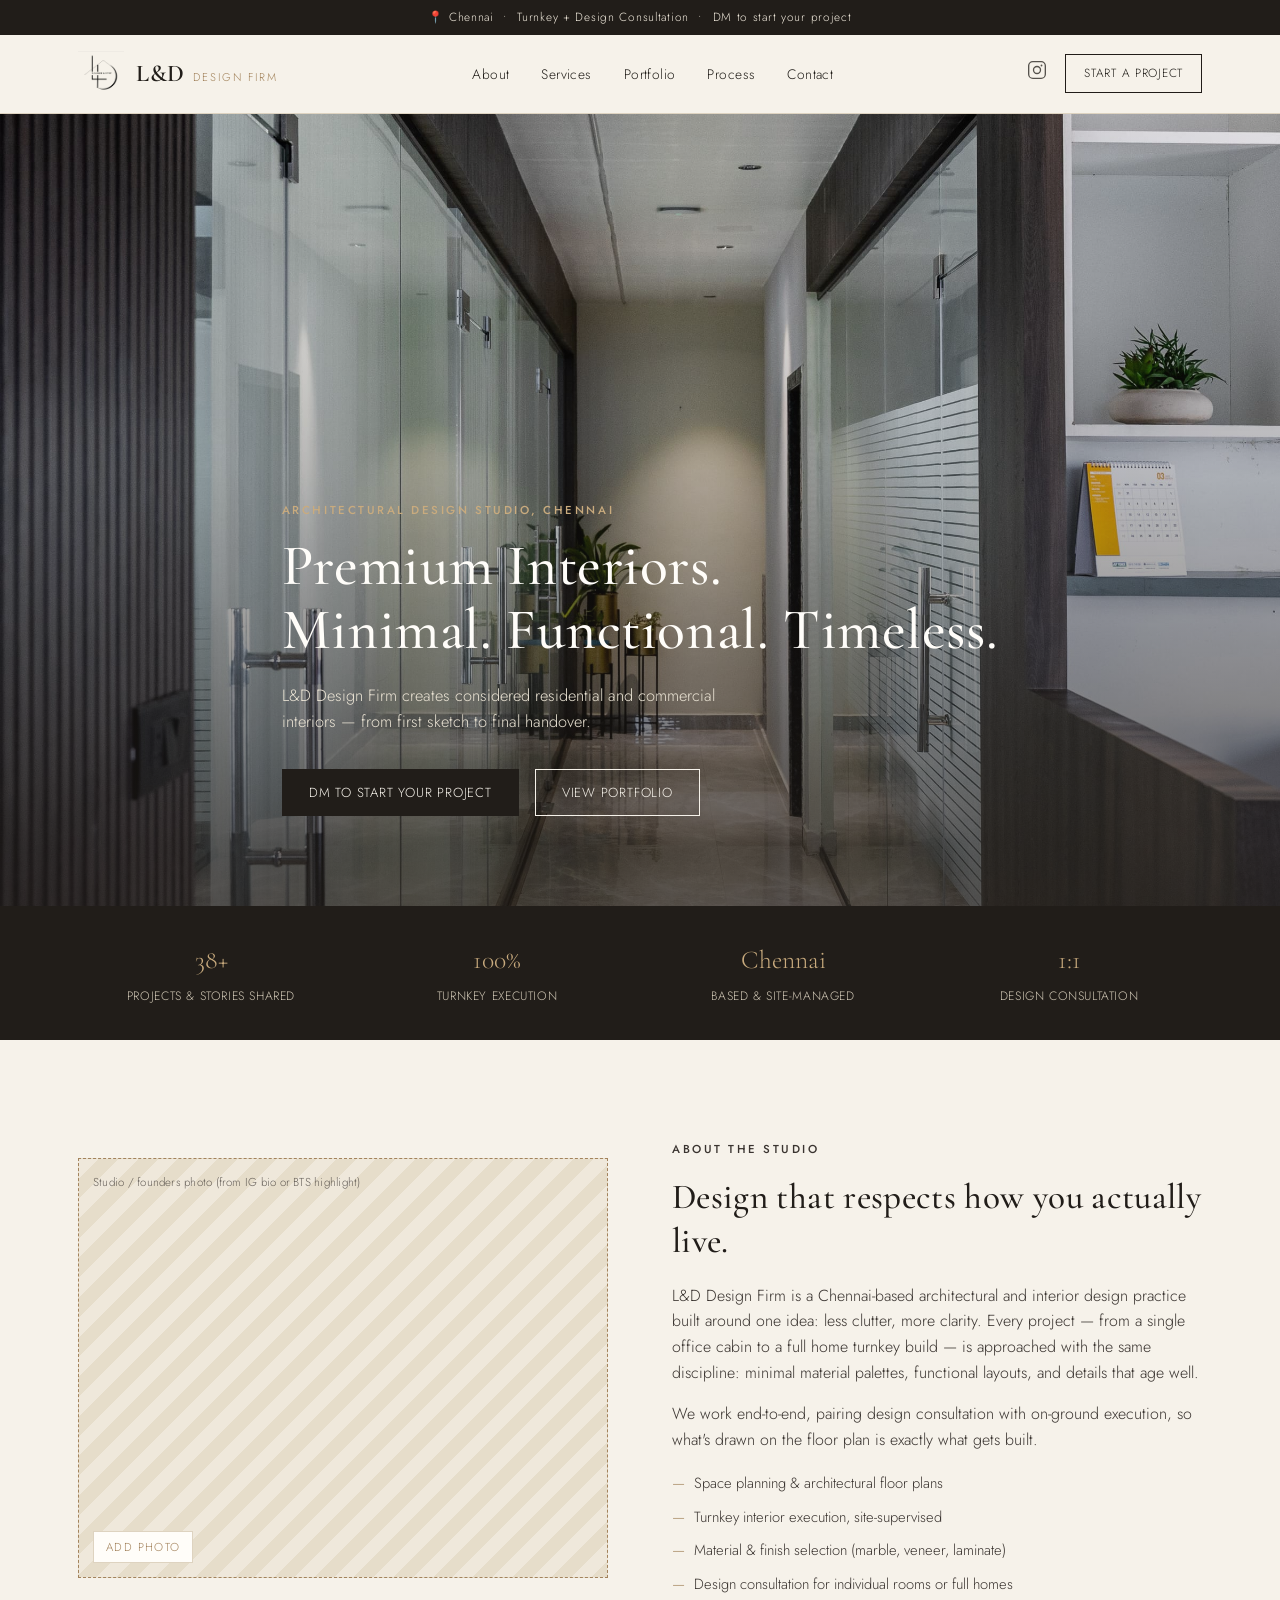
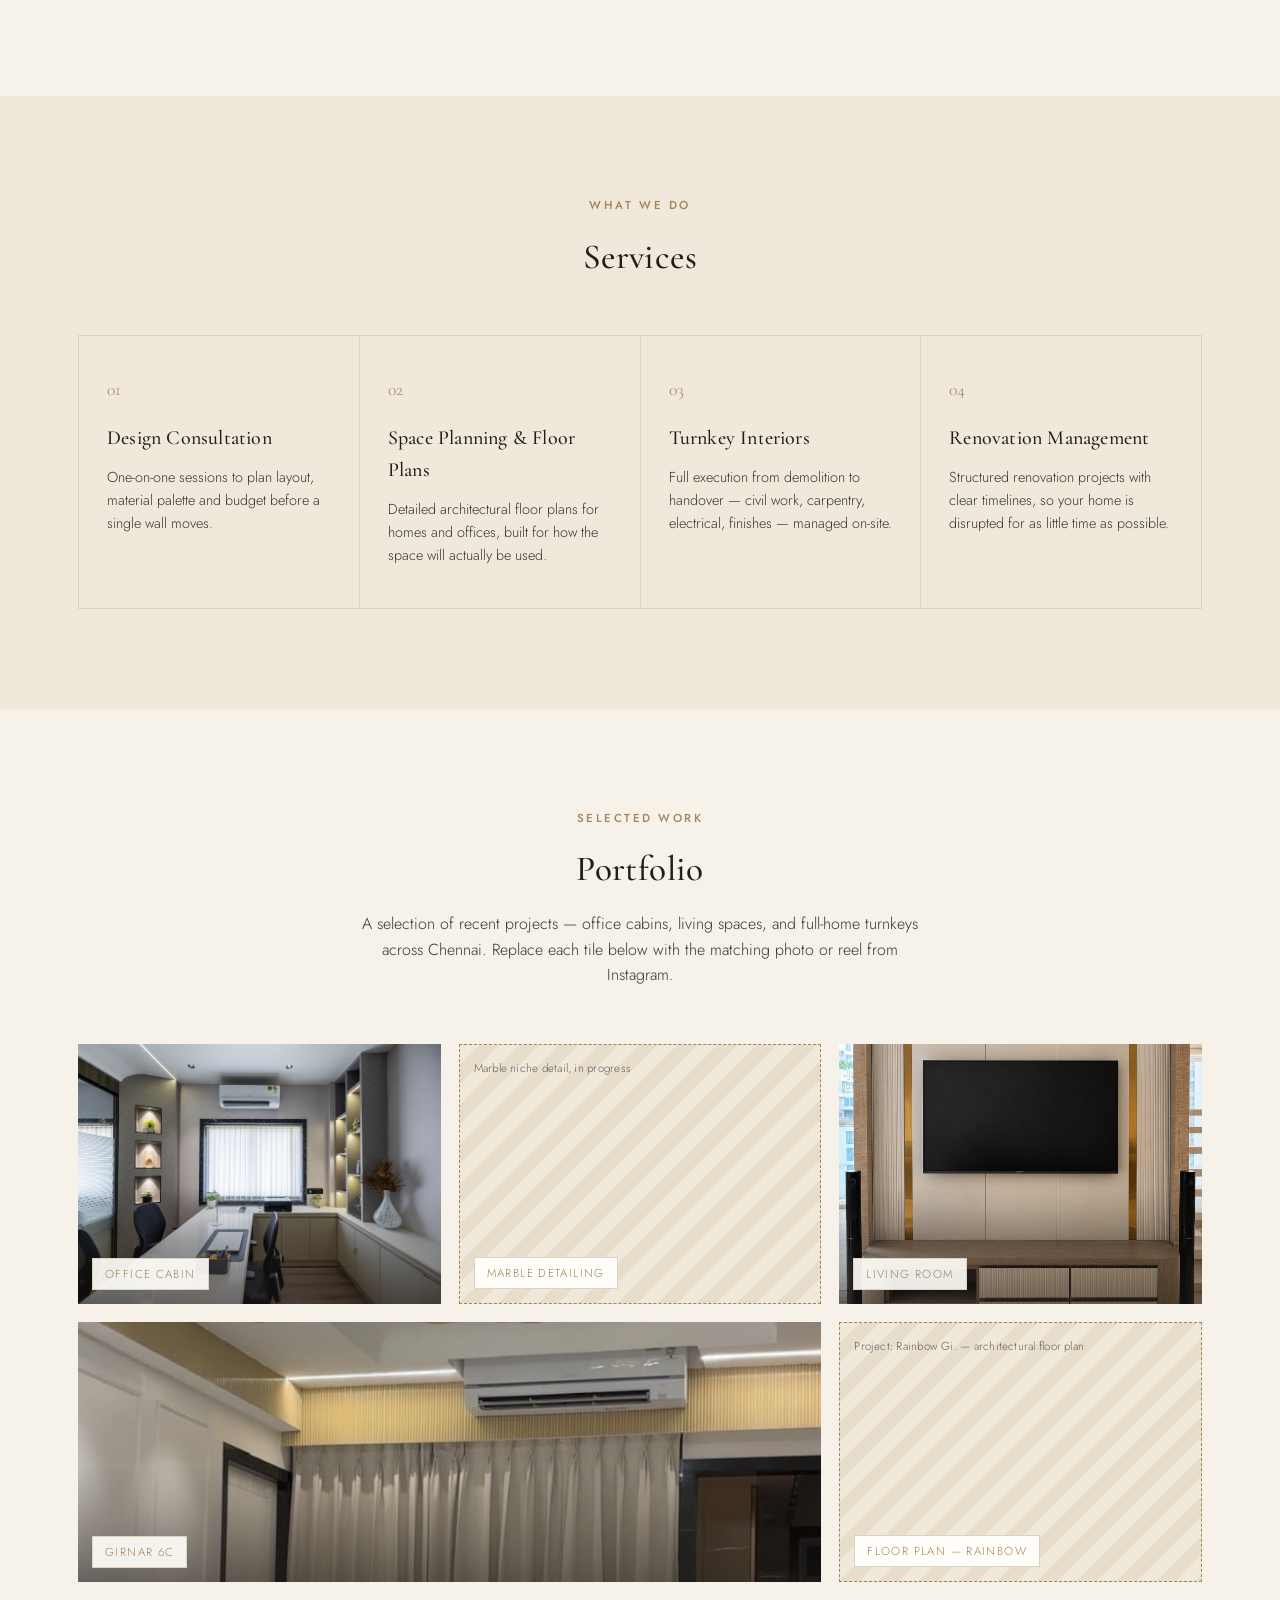
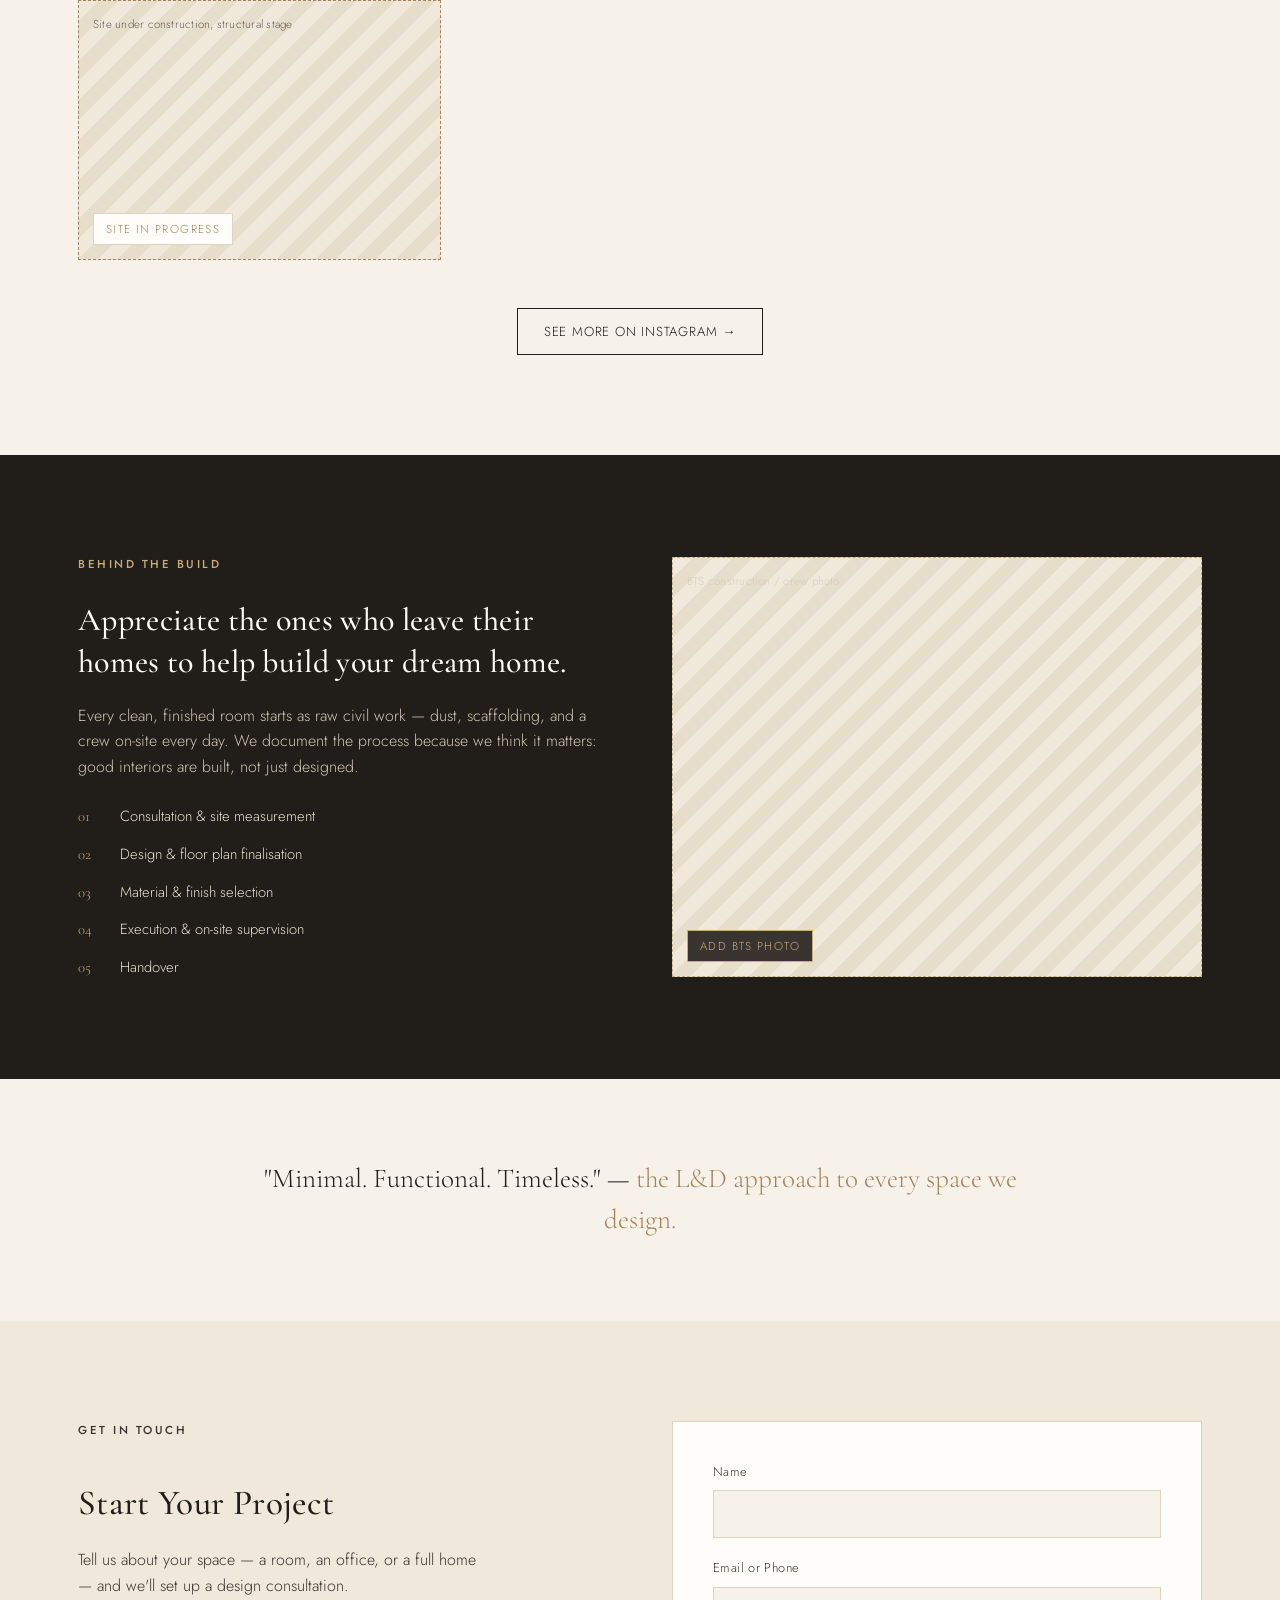
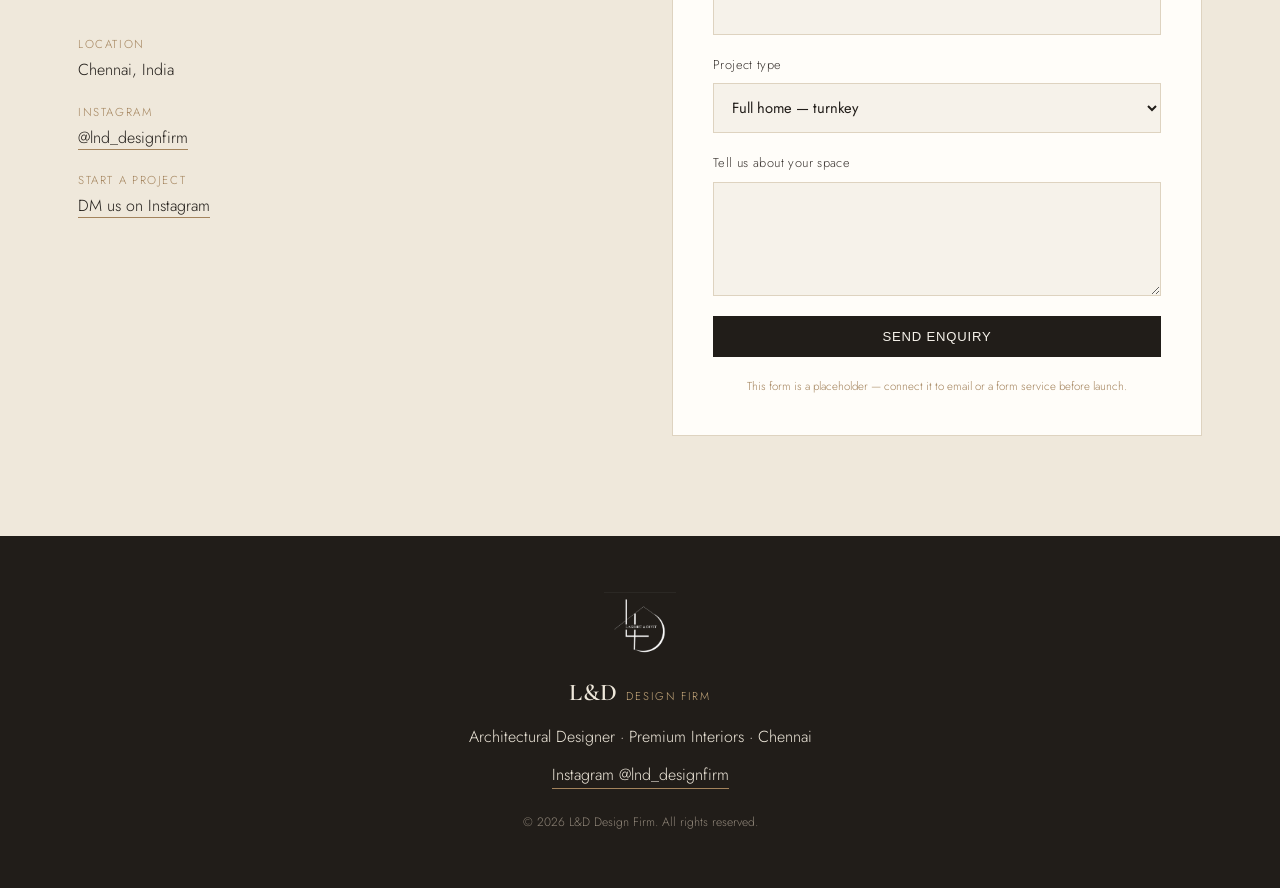
<file: index.html>
<!DOCTYPE html>
<html lang="en">
<head>
<meta charset="UTF-8">
<meta name="viewport" content="width=device-width, initial-scale=1.0">
<title>L&amp;D Design Firm | Premium Interiors, Chennai</title>
<meta name="description" content="L&D Design Firm — Architectural design, turnkey interiors and design consultation in Chennai. Minimal. Functional. Timeless.">
<link rel="preconnect" href="https://fonts.googleapis.com">
<link href="https://fonts.googleapis.com/css2?family=Cormorant+Garamond:wght@400;500;600&family=Jost:wght@300;400;500;600&display=swap" rel="stylesheet">
<link rel="stylesheet" href="styles.css">
<link rel="icon" type="image/png" href="assets/logo.png">
</head>
<body>

<div class="topbar">
  <p>📍 Chennai &nbsp;•&nbsp; Turnkey + Design Consultation &nbsp;•&nbsp; DM to start your project</p>
</div>

<header class="site-header" id="top">
  <div class="wrap header-inner">
    <a class="brand" href="#top">
      <img class="brand-logo" src="assets/logo.png" alt="L&amp;D Design Firm logo">
      <span class="brand-text">
        <span class="brand-mark">L&amp;D</span>
        <span class="brand-name">Design Firm</span>
      </span>
    </a>
    <nav class="main-nav" id="mainNav">
      <a href="#about">About</a>
      <a href="#services">Services</a>
      <a href="#portfolio">Portfolio</a>
      <a href="#process">Process</a>
      <a href="#contact">Contact</a>
    </nav>
    <div class="header-actions">
      <a class="icon-link" href="https://www.instagram.com/lnd_designfirm/" target="_blank" rel="noopener" aria-label="Instagram">
        <svg width="20" height="20" viewBox="0 0 24 24" fill="none" stroke="currentColor" stroke-width="1.6"><rect x="2" y="2" width="20" height="20" rx="5"/><circle cx="12" cy="12" r="4.2"/><circle cx="17.4" cy="6.6" r="1.1" fill="currentColor" stroke="none"/></svg>
      </a>
      <a class="btn btn-small" href="#contact">Start a Project</a>
      <button class="nav-toggle" id="navToggle" aria-label="Toggle menu">
        <span></span><span></span><span></span>
      </button>
    </div>
  </div>
</header>

<section class="hero">
  <div class="hero-media has-photo" style="background-image:url('assets/hero.jpg')"></div>
  <div class="hero-content wrap">
    <p class="eyebrow">Architectural Design Studio, Chennai</p>
    <h1>Premium Interiors.<br>Minimal. Functional. Timeless.</h1>
    <p class="hero-sub">L&amp;D Design Firm creates considered residential and commercial interiors — from first sketch to final handover.</p>
    <div class="hero-cta">
      <a class="btn btn-primary" href="#contact">DM to Start Your Project</a>
      <a class="btn btn-ghost" href="#portfolio">View Portfolio</a>
    </div>
  </div>
</section>

<section class="strip">
  <div class="wrap strip-inner">
    <div><span class="strip-num">38+</span><span>Projects &amp; Stories Shared</span></div>
    <div><span class="strip-num">100%</span><span>Turnkey Execution</span></div>
    <div><span class="strip-num">Chennai</span><span>Based &amp; Site-Managed</span></div>
    <div><span class="strip-num">1:1</span><span>Design Consultation</span></div>
  </div>
</section>

<section id="about" class="about">
  <div class="wrap about-grid">
    <div class="about-media placeholder-photo" data-label="Studio / founders photo (from IG bio or BTS highlight)">
      <div class="ph-tag">Add photo</div>
    </div>
    <div class="about-copy">
      <p class="eyebrow">About the Studio</p>
      <h2>Design that respects how you actually live.</h2>
      <p>L&amp;D Design Firm is a Chennai-based architectural and interior design practice built around one idea: less clutter, more clarity. Every project — from a single office cabin to a full home turnkey build — is approached with the same discipline: minimal material palettes, functional layouts, and details that age well.</p>
      <p>We work end-to-end, pairing design consultation with on-ground execution, so what's drawn on the floor plan is exactly what gets built.</p>
      <ul class="about-points">
        <li>Space planning &amp; architectural floor plans</li>
        <li>Turnkey interior execution, site-supervised</li>
        <li>Material &amp; finish selection (marble, veneer, laminate)</li>
        <li>Design consultation for individual rooms or full homes</li>
      </ul>
    </div>
  </div>
</section>

<section id="services" class="services">
  <div class="wrap">
    <p class="eyebrow center">What We Do</p>
    <h2 class="center">Services</h2>
    <div class="services-grid">
      <div class="service-card">
        <div class="service-num">01</div>
        <h3>Design Consultation</h3>
        <p>One-on-one sessions to plan layout, material palette and budget before a single wall moves.</p>
      </div>
      <div class="service-card">
        <div class="service-num">02</div>
        <h3>Space Planning &amp; Floor Plans</h3>
        <p>Detailed architectural floor plans for homes and offices, built for how the space will actually be used.</p>
      </div>
      <div class="service-card">
        <div class="service-num">03</div>
        <h3>Turnkey Interiors</h3>
        <p>Full execution from demolition to handover — civil work, carpentry, electrical, finishes — managed on-site.</p>
      </div>
      <div class="service-card">
        <div class="service-num">04</div>
        <h3>Renovation Management</h3>
        <p>Structured renovation projects with clear timelines, so your home is disrupted for as little time as possible.</p>
      </div>
    </div>
  </div>
</section>

<section id="portfolio" class="portfolio">
  <div class="wrap">
    <p class="eyebrow center">Selected Work</p>
    <h2 class="center">Portfolio</h2>
    <p class="section-intro center">A selection of recent projects — office cabins, living spaces, and full-home turnkeys across Chennai. Replace each tile below with the matching photo or reel from Instagram.</p>

    <div class="gallery" id="gallery">
      <div class="g-item has-photo" style="background-image:url('assets/portfolio-1-office-cabin.jpg')">
        <div class="ph-tag">Office Cabin</div>
      </div>
      <div class="g-item placeholder-photo" data-label="Marble niche detail, in progress">
        <div class="ph-tag">Marble Detailing</div>
      </div>
      <div class="g-item has-photo" style="background-image:url('assets/portfolio-3-living-room.jpg')">
        <div class="ph-tag">Living Room</div>
      </div>
      <div class="g-item has-photo" style="background-image:url('assets/portfolio-4-girnar-6c.jpg')">
        <div class="ph-tag">Girnar 6c</div>
      </div>
      <div class="g-item placeholder-photo" data-label="Project: Rainbow Gi. — architectural floor plan">
        <div class="ph-tag">Floor Plan — Rainbow</div>
      </div>
      <div class="g-item placeholder-photo" data-label="Site under construction, structural stage">
        <div class="ph-tag">Site in Progress</div>
      </div>
    </div>
    <div class="portfolio-cta">
      <a class="btn btn-ghost" href="https://www.instagram.com/lnd_designfirm/" target="_blank" rel="noopener">See More on Instagram →</a>
    </div>
  </div>
</section>

<section id="process" class="process">
  <div class="wrap process-grid">
    <div class="process-copy">
      <p class="eyebrow">Behind the Build</p>
      <h2>Appreciate the ones who leave their homes to help build your dream home.</h2>
      <p>Every clean, finished room starts as raw civil work — dust, scaffolding, and a crew on-site every day. We document the process because we think it matters: good interiors are built, not just designed.</p>
      <ol class="process-steps">
        <li><span>01</span>Consultation &amp; site measurement</li>
        <li><span>02</span>Design &amp; floor plan finalisation</li>
        <li><span>03</span>Material &amp; finish selection</li>
        <li><span>04</span>Execution &amp; on-site supervision</li>
        <li><span>05</span>Handover</li>
      </ol>
    </div>
    <div class="process-media placeholder-photo" data-label="BTS construction / crew photo">
      <div class="ph-tag">Add BTS photo</div>
    </div>
  </div>
</section>

<section class="quote">
  <div class="wrap">
    <p>"Minimal. Functional. Timeless." — <span>the L&amp;D approach to every space we design.</span></p>
  </div>
</section>

<section id="contact" class="contact">
  <div class="wrap contact-grid">
    <div class="contact-copy">
      <p class="eyebrow">Get In Touch</p>
      <h2>Start Your Project</h2>
      <p>Tell us about your space — a room, an office, or a full home — and we'll set up a design consultation.</p>
      <div class="contact-details">
        <div>
          <span class="label">Location</span>
          <span>Chennai, India</span>
        </div>
        <div>
          <span class="label">Instagram</span>
          <a href="https://www.instagram.com/lnd_designfirm/" target="_blank" rel="noopener">@lnd_designfirm</a>
        </div>
        <div>
          <span class="label">Start a project</span>
          <a href="https://www.instagram.com/direct/t/lnd_designfirm" target="_blank" rel="noopener">DM us on Instagram</a>
        </div>
      </div>
    </div>
    <form class="contact-form" id="contactForm">
      <label>Name
        <input type="text" name="name" required>
      </label>
      <label>Email or Phone
        <input type="text" name="contact" required>
      </label>
      <label>Project type
        <select name="project">
          <option>Full home — turnkey</option>
          <option>Single room / office cabin</option>
          <option>Design consultation only</option>
          <option>Renovation</option>
        </select>
      </label>
      <label>Tell us about your space
        <textarea name="message" rows="4"></textarea>
      </label>
      <button type="submit" class="btn btn-primary">Send Enquiry</button>
      <p class="form-note">This form is a placeholder — connect it to email or a form service before launch.</p>
    </form>
  </div>
</section>

<footer class="site-footer">
  <div class="wrap footer-inner">
    <div class="brand footer-brand">
      <img class="brand-logo footer-logo" src="assets/logo.png" alt="L&amp;D Design Firm logo">
      <span class="brand-text">
        <span class="brand-mark">L&amp;D</span>
        <span class="brand-name">Design Firm</span>
      </span>
    </div>
    <p>Architectural Designer · Premium Interiors · Chennai</p>
    <a href="https://www.instagram.com/lnd_designfirm/" target="_blank" rel="noopener">Instagram @lnd_designfirm</a>
    <p class="footer-copy">© <span id="year"></span> L&amp;D Design Firm. All rights reserved.</p>
  </div>
</footer>

<script src="script.js"></script>
</body>
</html>
</file>
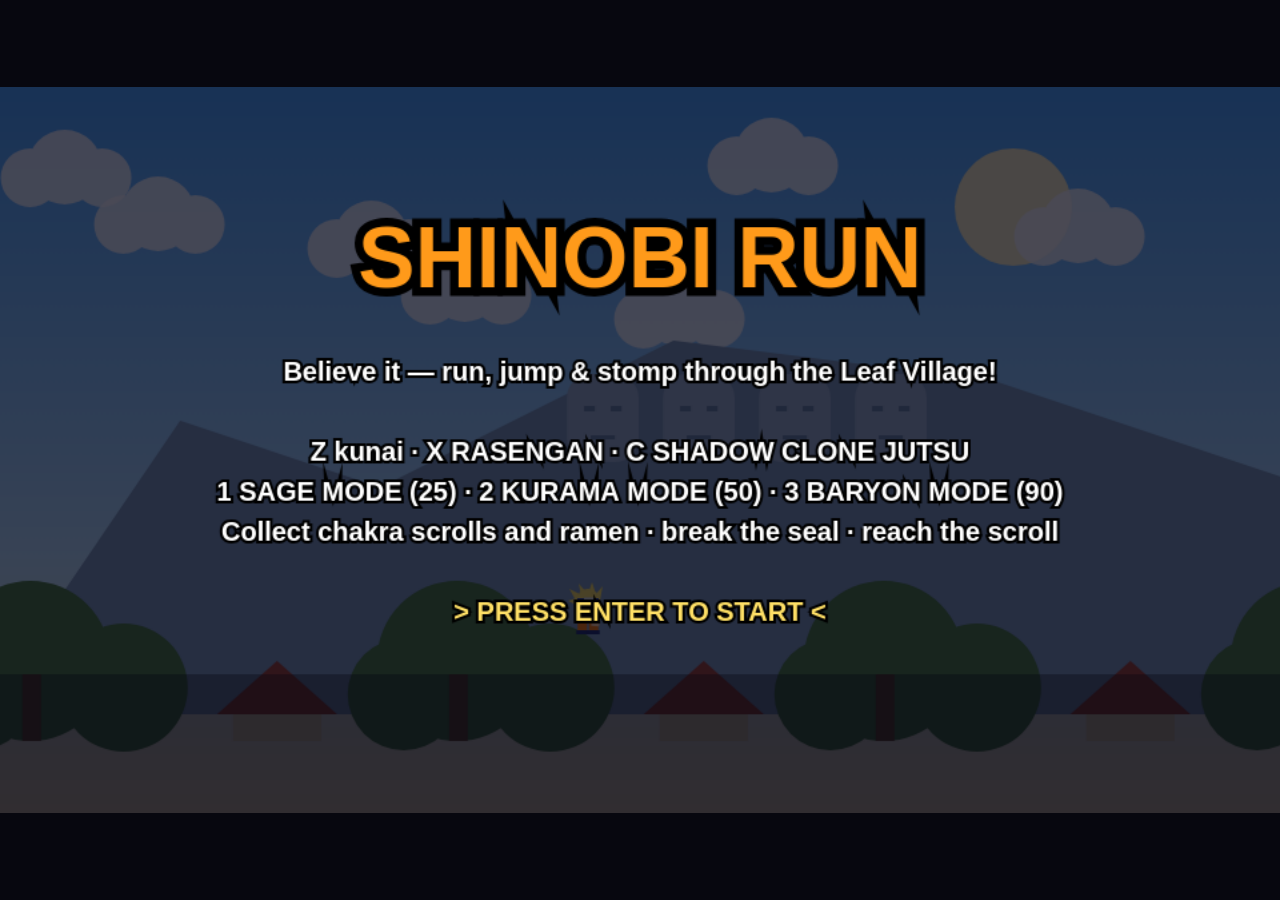
<file: ninja-game/index.html>
<!DOCTYPE html>
<html lang="en">
<head>
<meta charset="utf-8">
<meta name="viewport" content="width=device-width,initial-scale=1,user-scalable=no">
<title>Shinobi Run</title>
<style>
  html,body{margin:0;height:100%;background:#07070f;color:#fff;font-family:"Trebuchet MS",Verdana,sans-serif}
  body{display:flex;align-items:center;justify-content:center;overflow:hidden}
  canvas{width:min(100vw,calc(100vh*960/544));height:auto;aspect-ratio:960/544;background:#000;touch-action:none;image-rendering:auto}
  #touch{display:none;position:fixed;inset:auto 0 0 0;padding:10px;justify-content:space-between;pointer-events:none}
  #touch .g{display:flex;gap:8px;flex-wrap:wrap;max-width:48vw;pointer-events:auto}
  #touch button{width:54px;height:54px;border-radius:50%;border:2px solid #ffffff88;background:#00000066;color:#fff;font:bold 13px sans-serif;touch-action:none}
  @media (pointer:coarse){#touch{display:flex}}
</style>
</head>
<body>
<canvas id="c" width="960" height="544"></canvas>
<div id="touch">
  <div class="g"><button data-k="ArrowLeft">◀</button><button data-k="ArrowRight">▶</button><button data-k="Space">JUMP</button></div>
  <div class="g" style="justify-content:flex-end"><button data-k="KeyZ">Kunai</button><button data-k="KeyX">Rasen</button><button data-k="KeyC">Clone</button><button data-k="Digit1">Sage</button><button data-k="Digit2">Kyuubi</button><button data-k="Digit3">Final</button><button data-k="Enter">OK</button></div>
</div>
<script>
'use strict';
/* ====================== CONSTANTS & SETUP ====================== */
let GW = 160; const T = 32, GH = 17, VW = 960, VH = 544, GRAV = 0.6;
const cv = document.getElementById('c'), ctx = cv.getContext('2d');
const keys = {}, pressed = {};
const down = c => keys[c], jp = c => pressed[c];

addEventListener('keydown', e => {
  if (['Space','ArrowUp','ArrowDown','ArrowLeft','ArrowRight'].includes(e.code)) e.preventDefault();
  if (!keys[e.code]) pressed[e.code] = true;
  keys[e.code] = true; initAudio();
});
addEventListener('keyup', e => { keys[e.code] = false; });
document.querySelectorAll('#touch button').forEach(b => {
  const k = b.dataset.k;
  b.addEventListener('pointerdown', e => { e.preventDefault(); if (!keys[k]) pressed[k] = true; keys[k] = true; initAudio(); });
  ['pointerup','pointerleave','pointercancel'].forEach(ev => b.addEventListener(ev, () => { keys[k] = false; }));
});

/* ---------- tiny synth ---------- */
let AC = null;
function initAudio() { if (!AC) { try { AC = new (window.AudioContext || window.webkitAudioContext)(); } catch (e) {} } }
function tone(f0, f1, d, type = 'square', vol = 0.06, delay = 0) {
  if (!AC) return;
  try {
    const t = AC.currentTime + delay, o = AC.createOscillator(), g = AC.createGain();
    o.type = type; o.frequency.setValueAtTime(f0, t); o.frequency.exponentialRampToValueAtTime(Math.max(20, f1), t + d);
    g.gain.setValueAtTime(vol, t); g.gain.exponentialRampToValueAtTime(0.001, t + d);
    o.connect(g); g.connect(AC.destination); o.start(t); o.stop(t + d + 0.02);
  } catch (e) {}
}
const SFX = {
  jump: () => tone(300, 700, 0.12), kunai: () => tone(900, 400, 0.07, 'triangle'),
  coin: () => { tone(900, 1300, 0.08); tone(1300, 1700, 0.1, 'square', 0.05, 0.07); },
  stomp: () => tone(220, 80, 0.12, 'square', 0.08), hurt: () => tone(300, 60, 0.35, 'sawtooth', 0.1),
  ras: () => tone(150, 1000, 0.35, 'sawtooth', 0.07), rasHit: () => tone(400, 50, 0.3, 'sawtooth', 0.1),
  poof: () => tone(700, 100, 0.18, 'triangle', 0.08), power: () => { [300,450,600,900].forEach((f,i)=>tone(f,f*1.5,0.2,'sawtooth',0.07,i*0.08)); },
  brick: () => tone(180, 60, 0.15, 'square', 0.08), bump: () => tone(120, 90, 0.08, 'square', 0.06),
  boss: () => tone(90, 40, 0.5, 'sawtooth', 0.12), win: () => [523,659,784,1046].forEach((f,i)=>tone(f,f,0.25,'square',0.07,i*0.15)),
  deny: () => tone(150, 120, 0.1, 'square', 0.05),
};
const sfx = n => SFX[n] && SFX[n]();

/* ====================== FORMS ====================== */
const FORMS = {
  base:   { name: 'Naruto',            speed: 3.2, jump: 12.2, extra: 0, fly: false, need: 0,  drain: 0, rasCost: 20, rasR: 34, rasD: 4,  charge: 16, rasName: 'RASENGAN',                 kD: 1, kR: 5,  kCd: 14, kPierce: false },
  sage:   { name: 'Sage Mode',         speed: 3.8, jump: 13.2, extra: 0, fly: false, need: 25, drain: 2, rasCost: 15, rasR: 52, rasD: 7,  charge: 12, rasName: 'GIANT RASENGAN',           kD: 2, kR: 8,  kCd: 11, kPierce: false },
  kurama: { name: 'Kurama Mode',       speed: 4.6, jump: 13.2, extra: 1, fly: false, need: 50, drain: 6, rasCost: 10, rasR: 68, rasD: 11, charge: 8,  rasName: 'TAILED BEAST RASENGAN',    kD: 3, kR: 11, kCd: 9,  kPierce: true },
  baryon: { name: 'Baryon Mode',       speed: 5.4, jump: 14,   extra: 0, fly: true,  need: 90, drain: 8, rasCost: 0,  rasR: 96, rasD: 18, charge: 4,  rasName: 'PLANETARY BARYON RASENGAN', kD: 5, kR: 16, kCd: 12, kPierce: true },
};
const CLONES_BY_FORM = { base: 3, sage: 4, kurama: 5, baryon: 6 };

/* ====================== STATE ====================== */
let grid, enemies, projs, parts, items, coinsL, clones, popups, blockItems, bumps;
let P, cam, shake = 0, flash = 0, flashCol = '#fff', banner = null, state = 'title';
let level = 1, LV = null, score = 0, coinCount = 0, lives = 3, cp = 3, bossDead = false, boss = null, time = 0, hitstop = 0;

const solid = (tx, ty) => tx < 0 || tx >= GW ? true : (ty < 0 || ty >= GH ? false : (grid[ty][tx] !== 0 && grid[ty][tx] !== 7));
const rnd = (a, b) => a + Math.random() * (b - a);
const overlap = (a, b) => a.x < b.x + b.w && a.x + a.w > b.x && a.y < b.y + b.h && a.y + a.h > b.y;

/* ====================== LEVELS ====================== */
const LEVELS = [null,
  { name: 'Leaf Village', sub: 'Reach the scroll at the end of the village!', gw: 160, gate: 152, flag: 157, boss: 142, arena: 128, cps: [64, 103],
    night: false, eSpeed: 1.1, tCd: 100, sSpeed: 4, bossHp: 36, bossSpd: 1, regen: 5, hard: false,
    gaps: [[22,24],[43,45],[68,70],[88,92],[106,108],[120,122]] },
  { name: 'Night Raid', sub: 'Level 2 - spikes, wider gaps, faster ninja!', gw: 200, gate: 192, flag: 197, boss: 180, arena: 166, cps: [70, 125],
    night: true, eSpeed: 1.9, tCd: 55, sSpeed: 5.2, bossHp: 64, bossSpd: 1.35, regen: 3.5, hard: true,
    gaps: [[14,17],[30,34],[48,51],[58,62],[76,79],[84,88],[100,104],[112,115],[130,134],[140,143],[150,154],[162,164]] },
];
function setLevel(n) { level = n; LV = LEVELS[n]; GW = LV.gw; }

/* ====================== LEVEL ====================== */
function buildLevel() {
  grid = Array.from({ length: GH }, () => new Uint8Array(GW));
  enemies = []; projs = []; parts = []; items = []; coinsL = []; clones = []; popups = []; blockItems = {}; bumps = {};
  const gaps = LV.gaps;
  for (let x = 0; x < GW; x++) {
    if (gaps.some(g => x >= g[0] && x <= g[1])) continue;
    grid[15][x] = 1; grid[16][x] = 1;
  }
  const plat = (x, y, n, t = 2) => { for (let i = 0; i < n; i++) grid[y][x + i] = t; };
  const q = (x, y, item = 'scroll') => { grid[y][x] = 3; blockItems[x + ',' + y] = item; };
  const pipe = (x, h) => { for (let ty = 15 - h; ty < 15; ty++) { grid[ty][x] = 5; grid[ty][x + 1] = 5; } };
  const spikes = (x, n) => { for (let i = 0; i < n; i++) grid[14][x + i] = 7; };
  const row = (x, y, n) => { for (let i = 0; i < n; i++) coinsL.push({ x: (x + i) * T + 8, y: y * T + 8, w: 16, h: 16 }); };
  const arc = (x, n, y) => { for (let i = 0; i < n; i++) coinsL.push({ x: (x + i) * T + 8, y: (y - Math.sin(i / (n - 1) * Math.PI) * 2.2) * T + 8, w: 16, h: 16 }); };
  let grunts, throwers;

  if (level === 1) {
    plat(10, 11, 5); q(12, 11); q(8, 11);
    plat(16, 8, 3); q(17, 8);
    pipe(30, 2); pipe(36, 3);
    plat(33, 10, 4); q(34, 10, 'ramen');
    plat(48, 11, 6); q(50, 11); q(52, 11);
    pipe(56, 2); plat(58, 8, 4); q(59, 8);
    plat(72, 11, 4); q(73, 11);
    pipe(78, 3); plat(84, 10, 5); q(86, 10);
    plat(90, 12, 1, 5);
    pipe(98, 2); plat(100, 11, 3);
    plat(110, 10, 4); q(111, 10); q(112, 10, 'ramen');
    pipe(114, 4);
    plat(126, 11, 4); q(127, 11, 'ramen'); plat(132, 8, 3); q(133, 8);
    grunts = [14, 28, 40, 52, 62, 75, 95, 102, 116, 125];
    throwers = [20, 38, 60, 80, 104, 118, 130];
    row(11, 10, 3); row(16, 7, 3); arc(21, 5, 12); arc(42, 5, 12); row(48, 10, 5); row(58, 7, 4);
    arc(67, 5, 12); row(73, 10, 3); arc(87, 7, 12); row(100, 10, 3); arc(105, 5, 12); row(110, 9, 4);
    arc(119, 5, 12); row(126, 10, 4); row(132, 7, 3); row(137, 13, 6);
  } else {
    [[32,12],[60,11],[86,12],[102,12],[113,12],[132,12],[141,12],[152,12]].forEach(f => plat(f[0], f[1], 1, 5));   // lone stepping stones
    plat(8, 11, 3); q(9, 11);
    plat(20, 10, 3); q(21, 10);
    pipe(26, 3); pipe(44, 3);
    plat(36, 9, 4); q(37, 9, 'ramen');
    plat(54, 10, 5); q(56, 10);
    plat(66, 8, 4); q(67, 8);
    pipe(70, 3);
    plat(80, 10, 3); q(81, 10);
    plat(92, 9, 4); q(93, 9, 'ramen');
    pipe(96, 2); pipe(123, 3);
    plat(108, 10, 4); q(109, 10);
    plat(118, 9, 4); q(119, 9);
    plat(128, 10, 3);
    plat(136, 8, 4); q(137, 8, 'ramen');
    plat(148, 10, 3);
    plat(156, 9, 4); q(157, 9);
    plat(168, 10, 3); q(169, 10, 'ramen');
    [[22,3],[40,3],[64,4],[73,3],[90,3],[107,3],[118,4],[126,4],[137,3],[147,3],[158,4],[168,4]].forEach(sp => spikes(sp[0], sp[1]));
    grunts = [10, 19, 28, 38, 47, 56, 66, 74, 82, 90, 98, 106, 119, 127, 138, 148, 157, 170];
    throwers = [21, 29, 41, 53, 67, 73, 92, 108, 120, 127, 137, 144, 159, 169];
    gaps.forEach(g => arc(g[0] - 1, g[1] - g[0] + 3, 12));
    row(9, 10, 3); row(37, 8, 3); row(67, 7, 3); row(93, 8, 3); row(137, 7, 3); row(169, 9, 3);
  }
  for (let ty = 0; ty < 15; ty++) { grid[ty][LV.gate] = 6; grid[ty][LV.gate + 1] = 6; }   // seal gate (opens when boss falls)
  grunts.forEach(x => enemies.push(mkEnemy('grunt', x * T, 100)));
  throwers.forEach(x => enemies.push(mkEnemy('thrower', x * T, 100)));
  boss = mkEnemy('boss', LV.boss * T, 100); enemies.push(boss); bossDead = false;
}
function mkEnemy(type, x, y) {
  const e = { type, x, y, vx: 0, vy: 0, w: 24, h: 30, hp: 1, dir: -1, on: false, cd: rnd(30, 90), flash: 0, dead: false, t: 0 };
  if (type === 'thrower') { e.hp = LV.hard ? 3 : 2; e.cd = rnd(40, LV.tCd); }
  if (type === 'grunt' && LV.hard) e.hp = 2;
  if (type === 'boss') { e.w = 46; e.h = 62; e.hp = e.maxhp = LV.bossHp; e.cd = 100; e.mode = 'idle'; e.active = false; }
  return e;
}

/* ====================== PLAYER ====================== */
function newPlayer(x) {
  return { x, y: 11 * T, w: 22, h: 30, vx: 0, vy: 0, face: 1, on: false, hp: 5, maxhp: 5, chakra: 40, form: 'base',
    atk: 0, inv: 0, jbuf: 0, coyote: 0, jumps: 0, charge: 0, rasT: 0, rasHit: null, hist: [], anim: 0, dead: false, deadT: 0, bhp: 0, throwT: 0 };
}
function startGame() { score = 0; coinCount = 0; lives = 3; loadLevel(1); }
function loadLevel(n) {
  setLevel(n); cp = 3; time = 0;
  buildLevel(); P = newPlayer(3 * T); cam = { x: 0 }; state = 'play';
  banner = { t: 150, text: 'LEVEL ' + n + ': ' + LV.name.toUpperCase(), sub: LV.sub, col: LV.night ? '#b79cff' : '#ffb02e' };
}
function respawn() {
  const keep = { chakra: Math.max(40, P.chakra) };
  P = newPlayer(cp * T); P.y = 8 * T; P.chakra = keep.chakra; P.inv = 120; cam.x = Math.max(0, P.x - VW * 0.4);
  clones = [];
}

/* ====================== PHYSICS ====================== */
function moveX(e) {
  const dir = Math.sign(e.vx); e.x += e.vx; if (!dir) return false;
  const y0 = Math.floor(e.y / T), y1 = Math.floor((e.y + e.h - 0.01) / T);
  const tx = Math.floor((dir > 0 ? e.x + e.w : e.x) / T);
  for (let ty = y0; ty <= y1; ty++) if (solid(tx, ty)) { e.x = dir > 0 ? tx * T - e.w : (tx + 1) * T; e.vx = 0; return true; }
  return false;
}
function moveY(e) {
  const dir = Math.sign(e.vy); e.y += e.vy; if (!dir) return null;
  const x0 = Math.floor(e.x / T), x1 = Math.floor((e.x + e.w - 0.01) / T);
  const ty = Math.floor((dir > 0 ? e.y + e.h : e.y) / T);
  const cx = Math.floor((e.x + e.w / 2) / T);
  let hit = -1;
  for (let tx = x0; tx <= x1; tx++) if (solid(tx, ty)) { if (hit < 0 || tx === cx) hit = tx; }
  if (hit < 0) return null;
  e.vy = 0;
  if (dir > 0) { e.y = ty * T - e.h; return { floor: true }; }
  e.y = (ty + 1) * T; return { ceil: [hit, ty] };
}

/* ====================== FX HELPERS ====================== */
function burst(x, y, n, col, sp = 3, size = 4, life = 30, grav = 0.1) {
  for (let i = 0; i < n; i++) { const a = Math.random() * 6.283, s = rnd(0.3, 1) * sp;
    parts.push({ x, y, vx: Math.cos(a) * s, vy: Math.sin(a) * s, life: life * rnd(0.6, 1), max: life, col, size: size * rnd(0.5, 1), grav }); }
}
function poof(x, y) { burst(x, y, 14, '#f4f4f4', 3, 7, 24, -0.02); burst(x, y, 6, '#bbb', 2, 5, 24, -0.02); sfx('poof'); }
function popup(x, y, text, col = '#fff') { popups.push({ x, y, text, col, t: 50 }); }
function setBanner(text, sub, col) { banner = { t: 120, text, sub, col }; }

/* ====================== TILES / BLOCKS ====================== */
function bumpTile(tx, ty, strong) {
  const v = grid[ty] && grid[ty][tx];
  if (v === 2) {
    if (strong) { grid[ty][tx] = 0; burst(tx * T + 16, ty * T + 16, 10, '#c0703a', 4, 6, 40, 0.3); sfx('brick'); score += 50; }
    else { bumps[tx + ',' + ty] = 8; sfx('bump'); }
  } else if (v === 3) {
    grid[ty][tx] = 4; bumps[tx + ',' + ty] = 8; sfx('bump');
    const kind = blockItems[tx + ',' + ty] || 'scroll';
    items.push({ type: kind, x: tx * T + 8, y: ty * T - 18, w: 16, h: 16, vx: 1.2, vy: -6, life: 900 });
  }
}

/* ====================== ATTACKS ====================== */
function fireKunai(x, y, dir, form, ay = 0) {
  const F = FORMS[form];
  projs.push({ type: form === 'baryon' ? 'beam' : form === 'kurama' ? 'bolt' : 'kunai', x, y, vx: dir * (form === 'baryon' ? 13 : 9), vy: ay, r: F.kR, dmg: F.kD,
    friendly: true, life: 70, pierce: F.kPierce, hit: new Set(), rot: 0, form });
}
function startRasengan() {
  const F = FORMS[P.form];
  if (P.charge || P.rasT) return;
  if (P.chakra < F.rasCost) { sfx('deny'); popup(P.x, P.y - 10, 'NO CHAKRA', '#9cf'); return; }
  P.chakra -= F.rasCost; P.charge = F.charge; P.chargeMax = F.charge; sfx('ras');
  setBanner(F.rasName + '!', '', P.form === 'baryon' ? '#ff6a2a' : '#6ec8ff');
  banner.t = 50; banner.small = true;
}
function releaseRasengan() {
  const F = FORMS[P.form];
  P.rasT = 20; P.rasHit = new Set(); P.vx = P.face * (8 + P.form.length * 0.3); P.vy = Math.min(P.vy, -1);
  shake = Math.max(shake, 5); sfx('rasHit');
  clones.forEach(c => { c.ras = 20; c.rasHit = new Set(); });
}
function rasArea(cx, cy, r, dmg, hitSet, face) {
  for (const e of enemies) {
    if (e.dead || hitSet.has(e)) continue;
    const ex = e.x + e.w / 2, ey = e.y + e.h / 2;
    if (Math.hypot(ex - cx, ey - cy) < r + Math.max(e.w, e.h) / 2) {
      hitSet.add(e); damageEnemy(e, dmg, face * 6); burst(ex, ey, 14, '#8fd8ff', 5, 5, 25, 0.05); hitstop = 4;
    }
  }
  for (const p of projs) if (!p.friendly && Math.hypot(p.x - cx, p.y - cy) < r + 10) { p.life = 0; burst(p.x, p.y, 6, '#8fd8ff', 3, 4, 15); }
  const x0 = Math.floor((cx - r) / T), x1 = Math.floor((cx + r) / T), y0 = Math.floor((cy - r) / T), y1 = Math.floor((cy + r) / T);
  for (let ty = y0; ty <= y1; ty++) for (let tx = x0; tx <= x1; tx++) {
    const v = grid[ty] && grid[ty][tx];
    if ((v === 2 || v === 3) && Math.hypot(tx * T + 16 - cx, ty * T + 16 - cy) < r + 14) bumpTile(tx, ty, true);
  }
}
function damageEnemy(e, d, kx = 0) {
  if (e.dead) return;
  e.hp -= d; e.flash = 6; e.vx = kx;
  if (e.type === 'boss') { shake = Math.max(shake, 4); sfx('rasHit'); }
  if (e.hp <= 0) killEnemy(e);
  else sfx('stomp');
}
function killEnemy(e) {
  e.dead = true; score += e.type === 'boss' ? 2000 : 100;
  poof(e.x + e.w / 2, e.y + e.h / 2); burst(e.x + e.w / 2, e.y + e.h / 2, 12, '#ffb02e', 4, 5, 30, 0.2);
  popup(e.x, e.y - 8, '+' + (e.type === 'boss' ? 2000 : 100), '#ffe066');
  if (e.type === 'grunt' || e.type === 'thrower') coinsL.push({ x: e.x + 4, y: e.y, w: 16, h: 16 });
  if (e.type === 'boss') {
    bossDead = true; shake = 24; flash = 30; flashCol = '#fff'; sfx('boss');
    for (let ty = 0; ty < 15; ty++) { grid[ty][LV.gate] = 0; grid[ty][LV.gate + 1] = 0; burst(LV.gate * T + 32, ty * T + 16, 4, '#c8a2ff', 3, 6, 40, 0.05); }
    setBanner('SEAL BROKEN!', 'Grab the scroll to finish the mission!', '#c8a2ff');
  }
}
function hurtPlayer(fromX) {
  if (P.inv > 0 || P.dead || P.form === 'baryon' && P.hp > 0 && false) return;
  P.hp--; P.inv = 100; shake = 8; sfx('hurt'); hitstop = 5;
  P.vy = -6; P.vx = (P.x < fromX ? -1 : 1) * 4;
  burst(P.x + 11, P.y + 15, 10, '#ff4040', 4, 4, 25, 0.2);
  if (P.hp <= 0) { P.dead = true; P.deadT = 0; P.vy = -11; P.vx = 0; P.form = 'base'; }
}
function setForm(name) {
  if (P.dead) return;
  if (P.form === name) { P.form = 'base'; poof(P.x + 11, P.y + 15); return; }
  const F = FORMS[name];
  if (P.chakra < F.need) { sfx('deny'); popup(P.x - 14, P.y - 14, 'NEED ' + F.need + ' CHAKRA', '#9cf'); return; }
  P.form = name; sfx('power'); shake = 10; flash = name === 'baryon' ? 24 : 12; P.bhp = 0;
  flashCol = { sage: '#ffd27a', kurama: '#ffe35a', baryon: '#ff6a2a' }[name];
  burst(P.x + 11, P.y + 15, 40, flashCol, 6, 6, 40, -0.05);
  const msg = { sage: ['SAGE MODE', 'Nature energy flows through you', '#ff9a3c'], kurama: ['KURAMA MODE', 'Double jump · golden chakra cloak', '#ffd51a'],
    baryon: ['BARYON MODE', 'Final form · fly with JUMP · drains your life!', '#ff5a1f'] }[name];
  setBanner(msg[0], msg[1], msg[2]);
}
function summonClones() {
  if (P.chakra < 30) { sfx('deny'); popup(P.x - 10, P.y - 14, 'NEED 30 CHAKRA', '#9cf'); return; }
  P.chakra -= 30; clones = [];
  const n = CLONES_BY_FORM[P.form];
  for (let i = 0; i < n; i++) { clones.push({ i, life: 540, cd: 20 + i * 8, x: P.x, y: P.y, face: P.face, ras: 0, throwT: 0, on: true }); }
  popup(P.x - 20, P.y - 20, 'SHADOW CLONE JUTSU!', '#fff');
  sfx('poof'); shake = 4;
  clones.forEach(c => { const h = histAt((c.i + 1) * 12); poof(h.x + 11, h.y + 15); });
}
const histAt = i => P.hist.length ? P.hist[Math.min(i, P.hist.length - 1)] : { x: P.x, y: P.y, face: P.face, on: true };

/* ====================== UPDATE: PLAYER ====================== */
function updatePlayer() {
  const F = FORMS[P.form];
  if (P.dead) {
    P.deadT++; P.vy += GRAV; P.y += P.vy;
    if (P.deadT > 100) { lives--; if (lives < 0) { state = 'over'; } else respawn(); }
    return;
  }
  const L = down('ArrowLeft') || down('KeyA'), R = down('ArrowRight') || down('KeyD');
  const jumpHeld = down('Space') || down('ArrowUp') || down('KeyW');
  const jumpPressed = jp('Space') || jp('ArrowUp') || jp('KeyW');
  const dirIn = (R ? 1 : 0) - (L ? 1 : 0);

  // forms / abilities
  if (jp('Digit1')) setForm('sage');
  if (jp('Digit2')) setForm('kurama');
  if (jp('Digit3')) setForm('baryon');
  if (jp('KeyC')) summonClones();
  if (jp('KeyX')) startRasengan();
  if (P.atk > 0) P.atk--;
  if (P.throwT > 0) P.throwT--;
  if ((jp('KeyZ') || (down('KeyZ') && P.form === 'baryon')) && P.atk <= 0 && !P.charge) {
    fireKunai(P.x + 11 + P.face * 12, P.y + 14, P.face, P.form); P.atk = F.kCd; P.throwT = 8; sfx('kunai');
  }

  // form upkeep
  if (P.form !== 'base') {
    P.chakra -= F.drain / 60;
    if (P.form === 'baryon') { P.bhp++; if (P.bhp > 300) { P.bhp = 0; if (P.hp > 1) { P.hp--; popup(P.x, P.y - 20, 'LIFE FADES...', '#f66'); sfx('hurt'); } } }
    if (P.chakra <= 0) { P.chakra = 0; P.form = 'base'; poof(P.x + 11, P.y + 15); setBanner('Chakra depleted', '', '#9cf'); banner.t = 60; banner.small = true; }
    if (Math.random() < 0.5) {
      const c = { sage: '#ffb347', kurama: '#ffe14a', baryon: '#ff6a2a' }[P.form];
      parts.push({ x: P.x + rnd(0, P.w), y: P.y + rnd(0, P.h), vx: rnd(-0.4, 0.4), vy: rnd(-1.6, -0.6), life: 26, max: 26, col: c, size: rnd(2, 5), grav: 0 });
    }
  } else P.chakra = Math.min(100, P.chakra + LV.regen / 60);
  const nf = FORMS[P.form];

  // rasengan states
  if (P.charge > 0) { P.charge--; if (P.charge === 0) releaseRasengan(); }
  if (P.rasT > 0) {
    P.rasT--;
    const cx = P.x + 11 + P.face * (nf.rasR * 0.6), cy = P.y + 14;
    rasArea(cx, cy, nf.rasR, nf.rasD, P.rasHit, P.face);
    burst(cx, cy, 2, '#aee6ff', 3, 5, 14, 0);
  }
  clones.forEach(c => {
    if (c.ras > 0) { c.ras--; const f = c.face; rasArea(c.x + 11 + f * nf.rasR * 0.5, c.y + 14, nf.rasR * 0.75, Math.ceil(nf.rasD * 0.6), c.rasHit, f); }
  });

  // horizontal
  const sp = nf.speed * (P.charge ? 0.35 : 1);
  if (P.rasT > 0) { /* keep dash velocity */ P.vx *= 0.96; }
  else { P.vx += (dirIn * sp - P.vx) * (P.on || nf.fly ? 0.22 : 0.14); if (!dirIn && Math.abs(P.vx) < 0.1) P.vx = 0; }
  if (dirIn && P.rasT <= 0) P.face = dirIn;

  // jump
  if (jumpPressed) P.jbuf = 8; else if (P.jbuf > 0) P.jbuf--;
  if (P.on) { P.coyote = 6; P.jumps = 0; } else if (P.coyote > 0) P.coyote--;
  if (P.jbuf > 0 && P.coyote > 0) { P.vy = -nf.jump; P.coyote = 0; P.jbuf = 0; P.on = false; sfx('jump'); }
  else if (P.jbuf > 0 && nf.extra && P.jumps < nf.extra && !P.on) {
    P.vy = -nf.jump * 0.92; P.jumps++; P.jbuf = 0; sfx('jump'); burst(P.x + 11, P.y + 30, 10, '#ffe14a', 3, 5, 20, 0.1);
  }
  if (nf.fly) {
    if (jumpHeld) P.vy = Math.max(P.vy - 0.9, -5.5); else P.vy = Math.min(P.vy + 0.25, 2.2);
  } else {
    if (!jumpHeld && P.vy < -3.5) P.vy += 0.7;
    P.vy = Math.min(P.vy + (P.rasT > 0 ? GRAV * 0.3 : GRAV), 14);
  }

  // move
  P.on = false;
  moveX(P);
  const r = moveY(P);
  if (r && r.floor) P.on = true;
  if (r && r.ceil) bumpTile(r.ceil[0], r.ceil[1], P.form !== 'base' || P.rasT > 0);
  if (P.y < -120) { P.y = -120; P.vy = 0; }
  if (P.x < cam.x) { P.x = cam.x; P.vx = Math.max(0, P.vx); }
  if (P.y > GH * T + 60) { P.hp = 0; P.dead = true; P.deadT = 60; P.vy = 0; sfx('hurt'); }
  if (P.inv > 0) P.inv--;
  P.anim += Math.abs(P.vx) * 0.12;
  P.hist.unshift({ x: P.x, y: P.y, face: P.face, on: P.on, vx: P.vx, anim: P.anim });
  if (P.hist.length > 90) P.hist.pop();
  for (const c of LV.cps) if (P.x / T > c - 1 && cp < c) cp = c;

  // spikes
  if (P.form !== 'baryon') {
    const sy = Math.floor((P.y + P.h - 4) / T);
    for (let tx = Math.floor(P.x / T); tx <= Math.floor((P.x + P.w - 1) / T); tx++)
      if (grid[sy] && grid[sy][tx] === 7 && P.inv <= 0) { hurtPlayer(P.x + 11 + (Math.random() - 0.5)); P.vy = -9; break; }
  }
  // pickups
  for (let i = coinsL.length - 1; i >= 0; i--) if (overlap(P, coinsL[i])) { coinsL.splice(i, 1); coinCount++; score += 10; P.chakra = Math.min(100, P.chakra + 2); sfx('coin'); }
  for (let i = items.length - 1; i >= 0; i--) {
    const it = items[i];
    if (overlap(P, it)) {
      items.splice(i, 1);
      if (it.type === 'scroll') { P.chakra = Math.min(100, P.chakra + 35); popup(P.x, P.y - 10, '+CHAKRA', '#6ec8ff'); }
      else { P.hp = Math.min(P.maxhp, P.hp + 1); popup(P.x, P.y - 10, 'RAMEN! +1 HP', '#ffb02e'); }
      sfx('power'); score += 200; burst(it.x + 8, it.y + 8, 14, it.type === 'scroll' ? '#6ec8ff' : '#ffb02e', 4, 4, 30, -0.05);
    }
  }
  // finish scroll
  if (P.x > LV.flag * T) winGame();
}
function winGame() { if (state !== 'play') return; state = 'win'; sfx('win'); flash = 20; flashCol = '#ffe066'; }

/* ====================== UPDATE: CLONES ====================== */
function updateClones() {
  for (let i = clones.length - 1; i >= 0; i--) {
    const c = clones[i];
    const h = histAt((c.i + 1) * 12);
    c.x += (h.x - c.x) * 0.5; c.y += (h.y - c.y) * 0.5; c.face = h.face; c.on = h.on; c.vx = h.vx; c.anim = h.anim;
    c.life--; if (c.throwT > 0) c.throwT--;
    c.cd--;
    if (c.cd <= 0) {
      let best = null, bd = 380;
      for (const e of enemies) { if (e.dead) continue; const d = Math.hypot(e.x - c.x, e.y - c.y); if (d < bd) { bd = d; best = e; } }
      if (best) {
        const dir = best.x > c.x ? 1 : -1;
        projs.push({ type: 'kunai', x: c.x + 11 + dir * 12, y: c.y + 14, vx: dir * 9, vy: (best.y + best.h / 2 - (c.y + 14)) / (Math.abs(best.x - c.x) / 9 + 1),
          r: 5, dmg: 1 + (P.form === 'baryon' ? 2 : P.form === 'kurama' ? 1 : 0), friendly: true, life: 60, pierce: false, hit: new Set(), rot: 0, form: 'base' });
        c.face = dir; c.throwT = 8; sfx('kunai');
      }
      c.cd = 50 + c.i * 6;
    }
    if (c.life <= 0) { poof(c.x + 11, c.y + 15); clones.splice(i, 1); }
  }
}

/* ====================== UPDATE: ENEMIES ====================== */
function updateEnemies() {
  for (const e of enemies) {
    if (e.dead) continue;
    if (e.flash > 0) e.flash--;
    if (Math.abs(e.x - (cam.x + VW / 2)) > 900 && e.type !== 'boss') continue;      // sleep far away
    e.t++;
    if (e.type === 'grunt') {
      e.vx = e.dir * LV.eSpeed; e.vy = Math.min(e.vy + GRAV, 14);
      const ahead = Math.floor((e.x + (e.dir > 0 ? e.w + 2 : -2)) / T), feet = Math.floor((e.y + e.h + 4) / T);
      if (e.on && !solid(ahead, feet)) e.dir *= -1;
      const wasOn = e.on; e.on = false;
      if (moveX(e)) e.dir *= -1;
      const r = moveY(e); if (r && r.floor) e.on = true;
      void wasOn;
    } else if (e.type === 'thrower') {
      e.vy = Math.min(e.vy + GRAV, 14); e.vx *= 0.8; e.on = false; moveX(e); const r = moveY(e); if (r && r.floor) e.on = true;
      e.dir = P.x < e.x ? -1 : 1;
      if (--e.cd <= 0 && Math.abs(P.x - e.x) < 420 && Math.abs(P.y - e.y) < 200) {
        e.cd = LV.tCd; e.throw = 10;
        const a = Math.atan2(P.y + 10 - e.y - 10, P.x - e.x) , sp = LV.sSpeed;
        projs.push({ type: 'shuriken', x: e.x + 12, y: e.y + 12, vx: Math.cos(a) * sp, vy: Math.sin(a) * sp, r: 7, dmg: 1, friendly: false, life: 200, rot: 0 });
      }
      if (e.throw > 0) e.throw--;
    } else if (e.type === 'boss') updateBoss(e);

    if (e.y > GH * T + 100) { e.dead = true; continue; }

    // contact with player
    if (!P.dead && overlap(P, e)) {
      const falling = P.vy > 1 && (P.y + P.h - e.y) < 20 + P.vy;
      if (falling) { damageEnemy(e, e.type === 'boss' ? 3 : 3, 0); P.vy = -9; P.jumps = 0; burst(e.x + e.w / 2, e.y, 8, '#fff', 3, 4, 14, 0.1); P.chakra = Math.min(100, P.chakra + 3); sfx('stomp'); score += 20; }
      else if (P.form === 'kurama' || P.form === 'baryon') {
        damageEnemy(e, P.form === 'baryon' ? 6 : 3, P.face * 5);
        if (e.type === 'boss') { if (P.inv <= 0 && P.form === 'kurama') hurtPlayer(e.x); }
      }
      else hurtPlayer(e.x);
    }
  }
}
function updateBoss(e) {
  e.vy = Math.min(e.vy + GRAV, 14);
  if (!e.active) { if (Math.abs(P.x - e.x) < 560) { e.active = true; setBanner(LV.hard ? 'SHADOW JONIN' : 'ROGUE SHINOBI', 'Defeat him to break the seal!', '#ff5a5a'); sfx('boss'); } else { e.on = false; moveY(e) ; return; } }
  const dir = P.x < e.x ? -1 : 1, rage = e.hp < e.maxhp / 2;
  if (e.mode === 'idle') {
    e.vx *= 0.8; e.dir = dir;
    if (--e.cd <= 0) {
      const r = Math.random();
      if (r < 0.34) { e.mode = 'jump'; e.vy = -14; e.vx = dir * (rage ? 5 : 3.5) * LV.bossSpd; }
      else if (r < 0.67) { e.mode = 'throw'; e.n = rage ? 5 : 3; e.cd = 10; }
      else { e.mode = 'charge'; e.cd = 55; e.vx = dir * (rage ? 5 : 3.6) * LV.bossSpd; }
    }
  } else if (e.mode === 'jump') { if (e.on && e.vy >= 0) { e.mode = 'idle'; e.cd = (rage ? 45 : 80) * (LV.hard ? 0.6 : 1); shake = 8; burst(e.x + 23, e.y + 62, 14, '#a87', 4, 6, 20, 0.2); sfx('boss'); } }
  else if (e.mode === 'throw') {
    if (--e.cd <= 0) {
      const a0 = Math.atan2(P.y - e.y, P.x - e.x), sp = (rage ? 5 : 4) * (LV.hard ? 1.25 : 1);
      for (const da of (LV.hard ? [-0.3, 0, 0.3] : [0]))
        projs.push({ type: 'shuriken', x: e.x + 23, y: e.y + 20, vx: Math.cos(a0 + da) * sp, vy: Math.sin(a0 + da) * sp, r: 8, dmg: 1, friendly: false, life: 220, rot: 0 });
      e.cd = rage ? 10 : 16; if (--e.n <= 0) { e.mode = 'idle'; e.cd = rage ? 45 : 80; }
    }
  } else if (e.mode === 'charge') { if (--e.cd <= 0) { e.mode = 'idle'; e.cd = 60; } }
  e.on = false; moveX(e); if (e.vx === 0 && e.mode === 'charge') e.cd = 0;
  const r = moveY(e); if (r && r.floor) e.on = true;
  if (e.x < LV.arena * T) e.x = LV.arena * T;
}

/* ====================== UPDATE: PROJECTILES, ITEMS, MISC ====================== */
function updateProjs() {
  for (let i = projs.length - 1; i >= 0; i--) {
    const p = projs[i];
    p.x += p.vx; p.y += p.vy; p.rot += 0.4; p.life--;
    if (p.life <= 0 || p.x < cam.x - 100 || p.x > cam.x + VW + 100) { projs.splice(i, 1); continue; }
    if (solid(Math.floor(p.x / T), Math.floor(p.y / T)) && p.type !== 'beam') { burst(p.x, p.y, 4, '#ddd', 2, 3, 12); projs.splice(i, 1); continue; }
    if (p.friendly) {
      for (const e of enemies) {
        if (e.dead || p.hit.has(e)) continue;
        if (p.x > e.x - p.r && p.x < e.x + e.w + p.r && p.y > e.y - p.r && p.y < e.y + e.h + p.r) {
          p.hit.add(e); damageEnemy(e, p.dmg, Math.sign(p.vx) * 3); burst(p.x, p.y, 6, '#ffcf66', 3, 4, 16);
          if (!p.pierce) { p.life = 0; break; }
        }
      }
    } else if (!P.dead) {
      let blocked = false;
      for (const c of clones) if (Math.abs(p.x - (c.x + 11)) < 14 + p.r && Math.abs(p.y - (c.y + 15)) < 18 + p.r) { c.life = 0; p.life = 0; blocked = true; break; }
      if (blocked) continue;
      if (Math.abs(p.x - (P.x + 11)) < 11 + p.r * 0.7 && Math.abs(p.y - (P.y + 15)) < 15 + p.r * 0.7) {
        if (P.form === 'baryon') { p.life = 0; burst(p.x, p.y, 8, '#ff6a2a', 3, 4, 14); }
        else { hurtPlayer(p.x); p.life = 0; }
      }
    }
  }
  projs = projs.filter(p => p.life > 0);
}
function updateItems() {
  for (let i = items.length - 1; i >= 0; i--) {
    const it = items[i]; it.vy = Math.min(it.vy + GRAV * 0.8, 10);
    if (moveX(it)) it.vx *= -1; moveY(it); if (--it.life <= 0 || it.y > GH * T + 50) items.splice(i, 1);
  }
}
function updateMisc() {
  for (let i = parts.length - 1; i >= 0; i--) { const p = parts[i]; p.x += p.vx; p.y += p.vy; p.vy += p.grav; if (--p.life <= 0) parts.splice(i, 1); }
  for (let i = popups.length - 1; i >= 0; i--) { const p = popups[i]; p.y -= 0.6; if (--p.t <= 0) popups.splice(i, 1); }
  for (const k in bumps) if (--bumps[k] <= 0) delete bumps[k];
  if (shake > 0) shake *= 0.88; if (shake < 0.3) shake = 0;
  if (flash > 0) flash--;
  if (banner && --banner.t <= 0) banner = null;
  const target = Math.max(0, Math.min(GW * T - VW, P.x - VW * 0.4));
  cam.x += (target - cam.x) * 0.12;
  if (cam.x < 0) cam.x = 0;
}

function update() {
  if (state === 'title') { if (jp('Enter') || jp('Space')) startGame(); return; }
  if (state === 'over' || state === 'win') {
    if (jp('Enter')) { if (state === 'win' && level < LEVELS.length - 1) loadLevel(level + 1); else state = 'title'; }
    updateMisc(); return;
  }
  if (jp('KeyP')) { state = state === 'pause' ? 'play' : 'pause'; }
  if (state === 'pause') return;
  if (hitstop > 0) { hitstop--; return; }
  time++;
  updatePlayer(); updateClones(); updateEnemies(); updateProjs(); updateItems(); updateMisc();
  enemies = enemies.filter(e => !e.dead || e === boss);
}

/* ====================== RENDER ====================== */
function drawBackground() {
  const g = ctx.createLinearGradient(0, 0, 0, VH);
  g.addColorStop(0, '#4aa8ff'); g.addColorStop(0.65, '#bfe6ff'); g.addColorStop(1, '#ffe9bf');
  ctx.fillStyle = g; ctx.fillRect(0, 0, VW, VH);
  if (!LV.night) { ctx.fillStyle = '#fff6c8'; ctx.beginPath(); ctx.arc(760, 90, 44, 0, 7); ctx.fill(); }
  if (LV.night) {
    ctx.fillStyle = 'rgba(8,10,45,.62)'; ctx.fillRect(0, 0, VW, VH);
    ctx.fillStyle = '#fff';
    for (let i = 0; i < 60; i++) ctx.fillRect((i * 173 + 40) % VW, (i * 97) % 300, i % 5 ? 1.5 : 2.5, i % 5 ? 1.5 : 2.5);
    ctx.fillStyle = '#e9ecff'; ctx.beginPath(); ctx.arc(760, 90, 40, 0, 7); ctx.fill();
    ctx.fillStyle = 'rgba(8,10,45,.55)'; ctx.beginPath(); ctx.arc(774, 82, 36, 0, 7); ctx.fill();
  }
  // clouds
  ctx.fillStyle = LV.night ? 'rgba(120,120,170,.35)' : 'rgba(255,255,255,.85)';
  for (let i = 0; i < 9; i++) {
    const x = ((i * 230 - cam.x * 0.1) % (VW + 260) + VW + 260) % (VW + 260) - 130, y = 50 + (i * 53) % 150;
    ctx.beginPath(); ctx.arc(x, y, 22, 0, 7); ctx.arc(x + 26, y - 8, 28, 0, 7); ctx.arc(x + 54, y, 22, 0, 7); ctx.fill();
  }
  // Hokage mountain
  const mx = -((cam.x * 0.2) % 1400);
  for (let k = 0; k < 2; k++) {
    const ox = mx + k * 1400;
    ctx.fillStyle = '#7f9ab8'; ctx.beginPath(); ctx.moveTo(ox, 470); ctx.lineTo(ox + 150, 250); ctx.lineTo(ox + 300, 300); ctx.lineTo(ox + 520, 190);
    ctx.lineTo(ox + 760, 220); ctx.lineTo(ox + 1000, 300); ctx.lineTo(ox + 1250, 240); ctx.lineTo(ox + 1400, 470); ctx.fill();
    ctx.fillStyle = '#9db4cd';
    for (let i = 0; i < 4; i++) {         // carved faces
      const fx = ox + 440 + i * 72, fy = 215;
      ctx.beginPath(); ctx.roundRect(fx, fy, 54, 66, 18); ctx.fill();
      ctx.fillStyle = '#6a84a3'; ctx.fillRect(fx + 13, fy + 24, 8, 4); ctx.fillRect(fx + 33, fy + 24, 8, 4); ctx.fillRect(fx + 18, fy + 46, 18, 3);
      ctx.fillStyle = '#9db4cd';
    }
  }
  // trees
  const tx = -((cam.x * 0.5) % 320);
  for (let i = 0; i < 6; i++) {
    const x = tx + i * 320;
    ctx.fillStyle = '#4a7a3a'; ctx.beginPath(); ctx.arc(x + 60, 430, 60, 0, 7); ctx.arc(x + 130, 450, 48, 0, 7); ctx.arc(x + 20, 455, 42, 0, 7); ctx.fill();
    ctx.fillStyle = '#6b4a2a'; ctx.fillRect(x + 54, 440, 14, 50);
    // village roof
    ctx.fillStyle = '#a2412d'; ctx.beginPath(); ctx.moveTo(x + 200, 470); ctx.lineTo(x + 245, 430); ctx.lineTo(x + 290, 470); ctx.fill();
    ctx.fillStyle = '#e8d6a8'; ctx.fillRect(x + 212, 470, 66, 20);
  }
  if (LV.night) { ctx.fillStyle = 'rgba(8,10,45,.45)'; ctx.fillRect(0, 0, VW, VH); }
}
function drawTile(v, x, y, off) {
  y -= off;
  if (v === 1) {
    ctx.fillStyle = '#7a5230'; ctx.fillRect(x, y, T, T);
    ctx.fillStyle = '#6a4526'; ctx.fillRect(x + 4, y + 14, 8, 6); ctx.fillRect(x + 18, y + 22, 9, 5);
    if (y === 15 * T) { ctx.fillStyle = '#4fae3f'; ctx.fillRect(x, y, T, 8); ctx.fillStyle = '#6fd05a'; ctx.fillRect(x, y, T, 3); }
  } else if (v === 2) {
    ctx.fillStyle = '#c2682e'; ctx.fillRect(x, y, T, T); ctx.fillStyle = '#7a3a14';
    ctx.fillRect(x, y + 10, T, 2); ctx.fillRect(x, y + 21, T, 2); ctx.fillRect(x + 8, y, 2, 10); ctx.fillRect(x + 22, y + 12, 2, 9); ctx.fillRect(x + 8, y + 23, 2, 9);
    ctx.fillStyle = '#e08a4a'; ctx.fillRect(x, y, T, 2);
  } else if (v === 3) {
    const g = ctx.createLinearGradient(0, y, 0, y + T); g.addColorStop(0, '#ffd23c'); g.addColorStop(1, '#e89a10');
    ctx.fillStyle = g; ctx.fillRect(x, y, T, T); ctx.strokeStyle = '#8a5a00'; ctx.lineWidth = 2; ctx.strokeRect(x + 1, y + 1, T - 2, T - 2);
    ctx.strokeStyle = '#8a3a00'; ctx.lineWidth = 3; ctx.beginPath(); ctx.arc(x + 16, y + 16, 7, 0, 5); ctx.stroke();   // leaf spiral
    ctx.beginPath(); ctx.arc(x + 16, y + 16, 3, 0, 5); ctx.stroke();
  } else if (v === 4) { ctx.fillStyle = '#6b5a4a'; ctx.fillRect(x, y, T, T); ctx.strokeStyle = '#4a3a2a'; ctx.lineWidth = 2; ctx.strokeRect(x + 1, y + 1, T - 2, T - 2); }
  else if (v === 5) {
    ctx.fillStyle = '#8b94a0'; ctx.fillRect(x, y, T, T); ctx.fillStyle = '#aab3be'; ctx.fillRect(x, y, T, 3); ctx.fillRect(x, y, 3, T);
    ctx.fillStyle = '#69727e'; ctx.fillRect(x, y + T - 3, T, 3); ctx.fillRect(x + T - 3, y, 3, T);
  } else if (v === 7) {
    for (let i = 0; i < 3; i++) { const sx = x + i * 11; ctx.fillStyle = '#b9c0cc'; ctx.beginPath(); ctx.moveTo(sx, y + T); ctx.lineTo(sx + 5.5, y + 6); ctx.lineTo(sx + 11, y + T); ctx.fill(); ctx.fillStyle = '#e24'; ctx.beginPath(); ctx.moveTo(sx + 3, y + 13); ctx.lineTo(sx + 5.5, y + 6); ctx.lineTo(sx + 8, y + 13); ctx.fill(); }
  } else if (v === 6) {
    const a = 0.45 + 0.2 * Math.sin(time * 0.1 + y * 0.05);
    ctx.fillStyle = `rgba(160,90,255,${a})`; ctx.fillRect(x, y, T, T);
    ctx.fillStyle = `rgba(255,255,255,${a})`; ctx.fillRect(x + 12, y, 3, T);
    ctx.strokeStyle = `rgba(230,200,255,${a + 0.2})`; ctx.lineWidth = 2; ctx.strokeRect(x + 3, y + 3, T - 6, T - 6);
  }
}

function drawOrb(x, y, r, col1 = '#ffffff', col2 = '#4ab8ff', t = 0) {
  const g = ctx.createRadialGradient(x, y, 1, x, y, r);
  g.addColorStop(0, col1); g.addColorStop(0.5, col2); g.addColorStop(1, 'rgba(60,160,255,0)');
  ctx.fillStyle = g; ctx.beginPath(); ctx.arc(x, y, r, 0, 7); ctx.fill();
  ctx.strokeStyle = 'rgba(255,255,255,.85)'; ctx.lineWidth = Math.max(1.5, r / 10);
  for (let i = 0; i < 3; i++) { const a = t * 0.5 + i * 2.094; ctx.beginPath(); ctx.arc(x, y, r * 0.6, a, a + 1.5); ctx.stroke(); }
}

function drawNaruto(x, y, face, form, anim, alpha = 1, onGround = true, vx = 0, extra = {}) {
  const cx = x + 11, moving = Math.abs(vx) > 0.4;
  ctx.save(); ctx.globalAlpha = alpha; ctx.translate(cx, y); ctx.scale(face, 1);
  const t = time;
  // aura / halo
  if (form === 'sage') { ctx.fillStyle = 'rgba(255,170,60,.25)'; ctx.beginPath(); ctx.ellipse(0, 15, 20 + Math.sin(t * 0.2) * 2, 26, 0, 0, 7); ctx.fill(); }
  if (form === 'kurama') {
    ctx.fillStyle = 'rgba(255,220,40,.30)'; ctx.beginPath(); ctx.ellipse(0, 15, 24 + Math.sin(t * 0.3) * 3, 30, 0, 0, 7); ctx.fill();
    ctx.strokeStyle = '#ffd51a'; ctx.lineWidth = 5; ctx.lineCap = 'round';
    for (let i = 0; i < 4; i++) { ctx.beginPath(); ctx.moveTo(-6, 22); const s = Math.sin(t * 0.15 + i) * 8; ctx.bezierCurveTo(-20 - i * 4, 22 + s, -30 - i * 5, 8 - s, -34 - i * 4, 0 + i * 6); ctx.stroke(); }
  }
  if (form === 'baryon') {
    const r = 30 + Math.sin(t * 0.25) * 3;
    const g = ctx.createRadialGradient(0, 14, 4, 0, 14, r + 16); g.addColorStop(0, 'rgba(255,200,80,.55)'); g.addColorStop(0.6, 'rgba(255,90,30,.35)'); g.addColorStop(1, 'rgba(255,60,0,0)');
    ctx.fillStyle = g; ctx.beginPath(); ctx.arc(0, 14, r + 16, 0, 7); ctx.fill();
    ctx.strokeStyle = 'rgba(255,170,60,.85)'; ctx.lineWidth = 2;
    ctx.beginPath(); ctx.arc(0, 14, r, 0, 7); ctx.stroke();
    for (let i = 0; i < 4; i++) { const a = t * 0.1 + i * 1.57; ctx.fillStyle = '#ffe6a0'; ctx.beginPath(); ctx.arc(Math.cos(a) * r, 14 + Math.sin(a) * r, 3, 0, 7); ctx.fill(); }
  }
  // sage cape
  if (form === 'sage') {
    ctx.fillStyle = '#a8321e'; ctx.beginPath(); ctx.moveTo(-6, 11); ctx.lineTo(-17, 28 + Math.sin(t * 0.2) * 1.5); ctx.lineTo(-4, 24); ctx.lineTo(4, 26); ctx.lineTo(4, 11); ctx.fill();
    ctx.fillStyle = '#111'; for (let i = 0; i < 3; i++) { ctx.beginPath(); ctx.moveTo(-16 + i * 5, 28); ctx.lineTo(-13 + i * 5, 23); ctx.lineTo(-10 + i * 5, 28); ctx.fill(); }
  }
  const skin = '#ffd2a0';
  let jacket = '#ff7a00', pants = '#ff7a00', trim = '#1d2a6b', hair = '#ffe45a', shoe = '#1d2a6b';
  if (form === 'kurama') { jacket = pants = '#ffc41a'; trim = '#1a1a1a'; hair = '#fff27a'; shoe = '#1a1a1a'; }
  if (form === 'baryon') { jacket = pants = '#1a1a22'; trim = '#ff5a1f'; hair = '#ffbf4a'; shoe = '#ff5a1f'; }
  // legs
  const sw = moving && onGround ? Math.sin(anim * 1.5) * 5 : 0, air = !onGround ? -3 : 0;
  ctx.fillStyle = pants; ctx.fillRect(-8 + sw, 20, 7, 9 + air); ctx.fillRect(1 - sw, 20, 7, 9 + air * -1 - 0);
  ctx.fillStyle = shoe; ctx.fillRect(-9 + sw, 27 + air, 9, 3); ctx.fillRect(0 - sw, 27, 9, 3);
  // torso
  ctx.fillStyle = jacket; ctx.fillRect(-9, 11, 18, 11);
  ctx.fillStyle = trim; ctx.fillRect(-9, 11, 18, 3); ctx.fillRect(-1, 14, 2, 8);
  if (form === 'baryon') { ctx.strokeStyle = '#ffb347'; ctx.lineWidth = 1.5; ctx.beginPath(); ctx.moveTo(-6, 16); ctx.lineTo(-2, 20); ctx.lineTo(-5, 22); ctx.moveTo(6, 15); ctx.lineTo(3, 19); ctx.lineTo(6, 22); ctx.stroke(); }
  if (form === 'kurama') { ctx.fillStyle = '#1a1a1a'; ctx.fillRect(-9, 21, 18, 1.5); }
  // arms
  const arm = extra.attack ? -1.2 : (moving ? Math.sin(anim * 1.5 + 3) * 0.6 : 0);
  ctx.save(); ctx.translate(5, 13); ctx.rotate(extra.attack ? -1.4 : arm); ctx.fillStyle = jacket; ctx.fillRect(-2, 0, 6, 8); ctx.fillStyle = skin; ctx.fillRect(-2, 8, 6, 3); ctx.restore();
  // head
  ctx.fillStyle = skin; ctx.beginPath(); ctx.arc(0, 7, 8, 0, 7); ctx.fill();
  // hair
  ctx.fillStyle = hair;
  [[-9, 5, -14, -4, -4, 1], [-5, 2, -7, -8, 0, 0], [0, 0, 3, -9, 6, 0], [5, 1, 11, -6, 9, 5], [-9, 8, -15, 5, -9, 3]].forEach(s => { ctx.beginPath(); ctx.moveTo(s[0], s[1]); ctx.lineTo(s[2], s[3]); ctx.lineTo(s[4], s[5]); ctx.fill(); });
  ctx.beginPath(); ctx.arc(0, 4, 8, Math.PI, 0); ctx.fill();
  // kurama ears
  if (form === 'kurama') { ctx.fillStyle = '#ffc41a'; ctx.beginPath(); ctx.moveTo(-6, 0); ctx.lineTo(-9, -10); ctx.lineTo(-1, -3); ctx.fill(); ctx.beginPath(); ctx.moveTo(6, -1); ctx.lineTo(9, -11); ctx.lineTo(1, -3); ctx.fill(); }
  // headband
  ctx.fillStyle = '#1d3a9e'; ctx.fillRect(-8, 3, 16, 3); ctx.fillStyle = '#d4dbe3'; ctx.fillRect(-3, 2.5, 7, 4);
  // face
  if (form === 'baryon') { ctx.fillStyle = '#ffe36a'; ctx.fillRect(3, 7, 4, 3); ctx.fillStyle = '#ff5a1f'; ctx.fillRect(2, 6, 1, 1); }
  else if (form === 'kurama') { ctx.fillStyle = '#fff'; ctx.fillRect(3, 7, 4, 3); ctx.fillStyle = '#c00'; ctx.fillRect(4.5, 7, 1.5, 3); }
  else {
    if (form === 'sage') { ctx.fillStyle = '#e0301e'; ctx.fillRect(1, 6, 7, 2.5); ctx.fillStyle = '#ffd24a'; ctx.fillRect(3.5, 7, 3, 2); ctx.fillStyle = '#000'; ctx.fillRect(3.5, 7.7, 3, 0.8); }
    else { ctx.fillStyle = '#2a6fe0'; ctx.fillRect(3.5, 7, 3, 3); ctx.fillStyle = '#fff'; ctx.fillRect(4.2, 7.2, 1, 1); }
  }
  ctx.strokeStyle = form === 'kurama' || form === 'baryon' ? '#000' : '#a05a2a'; ctx.lineWidth = 0.9;       // whiskers
  for (let i = 0; i < 3; i++) { ctx.beginPath(); ctx.moveTo(3, 10 + i * 1.3 - 0.8); ctx.lineTo(8, 10.5 + i * 1.8 - 1.4); ctx.stroke(); }
  ctx.restore();
}

function drawEnemy(e) {
  const fl = e.flash > 0;
  ctx.save();
  if (e.type === 'boss') {
    const cx = e.x + e.w / 2; ctx.translate(cx, e.y); ctx.scale(e.dir > 0 ? 1 : -1, 1);
    const body = fl ? '#fff' : (LV.hard ? '#2a1342' : '#17151f');
    ctx.fillStyle = body; ctx.fillRect(-23, 20, 46, 42);
    ctx.fillStyle = fl ? '#fff' : '#c21c2c'; [[-16, 34], [4, 44], [-6, 26], [8, 30]].forEach(c => { ctx.beginPath(); ctx.arc(c[0] + 6, c[1], 6, 0, 7); ctx.arc(c[0] + 12, c[1] + 2, 5, 0, 7); ctx.fill(); });
    ctx.fillStyle = fl ? '#fff' : '#ffb74a'; ctx.beginPath(); ctx.arc(0, 12, 14, 0, 7); ctx.fill();
    ctx.fillStyle = fl ? '#fff' : '#ff7a1a'; for (let i = -2; i <= 2; i++) { ctx.beginPath(); ctx.moveTo(i * 5 - 4, 4); ctx.lineTo(i * 6, -10 - Math.abs(i) * -2); ctx.lineTo(i * 5 + 4, 4); ctx.fill(); }
    ctx.fillStyle = '#d9d9e0'; ctx.fillRect(-12, 14, 24, 10);
    ctx.fillStyle = '#9b4dff'; ctx.beginPath(); ctx.arc(4, 12, 3.5, 0, 7); ctx.arc(-6, 12, 3.5, 0, 7); ctx.fill();
    ctx.fillStyle = '#000'; ctx.fillRect(3, 11, 2, 2); ctx.fillRect(-7, 11, 2, 2);
  } else if (e.type === 'thrower') {
    ctx.translate(e.x + e.w / 2, e.y); ctx.scale(e.dir > 0 ? 1 : -1, 1);
    ctx.fillStyle = fl ? '#fff' : '#2f6b4a'; ctx.fillRect(-11, 12, 22, 18);
    ctx.fillStyle = fl ? '#fff' : '#1c4631'; ctx.fillRect(-11, 22, 22, 3);
    ctx.fillStyle = '#e6cfa0'; ctx.beginPath(); ctx.arc(0, 8, 8, 0, 7); ctx.fill();
    ctx.fillStyle = fl ? '#fff' : '#1c4631'; ctx.fillRect(-8, 6, 16, 6); ctx.fillStyle = '#c33'; ctx.fillRect(3, 7, 3, 2);
    ctx.fillStyle = '#ccc'; ctx.save(); ctx.translate(e.throw > 0 ? 12 : 8, 14); ctx.rotate(time * 0.4); ctx.fillRect(-5, -1, 10, 2); ctx.fillRect(-1, -5, 2, 10); ctx.restore();
  } else {
    const sw = Math.sin(e.t * 0.25) * 4;
    ctx.translate(e.x + e.w / 2, e.y); ctx.scale(e.dir > 0 ? 1 : -1, 1);
    ctx.fillStyle = fl ? '#fff' : '#33384f'; ctx.fillRect(-11, 12, 22, 14);
    ctx.fillRect(-9 + sw, 24, 7, 6); ctx.fillRect(2 - sw, 24, 7, 6);
    ctx.fillStyle = fl ? '#fff' : '#22263a'; ctx.beginPath(); ctx.arc(0, 8, 9, 0, 7); ctx.fill();
    ctx.fillStyle = '#9aa7c2'; ctx.fillRect(-9, 3, 18, 3); ctx.fillStyle = '#e24'; ctx.fillRect(2, 8, 5, 2);
  }
  ctx.restore();
}

function drawProj(p) {
  ctx.save(); ctx.translate(p.x, p.y);
  if (p.type === 'kunai') {
    ctx.rotate(Math.atan2(p.vy, p.vx));
    ctx.fillStyle = p.form === 'sage' ? '#9dffa0' : '#cfd8e3'; ctx.fillRect(-8, -2, 16, 4);
    ctx.fillStyle = '#444'; ctx.fillRect(-12, -1.5, 5, 3);
    if (p.form === 'sage') { ctx.strokeStyle = 'rgba(180,255,180,.7)'; ctx.lineWidth = 2; ctx.beginPath(); ctx.moveTo(-26, 0); ctx.lineTo(-10, 0); ctx.stroke(); }
  } else if (p.type === 'bolt') {
    const g = ctx.createRadialGradient(0, 0, 1, 0, 0, p.r * 1.6); g.addColorStop(0, '#fff'); g.addColorStop(0.5, '#ffd51a'); g.addColorStop(1, 'rgba(255,170,0,0)');
    ctx.fillStyle = g; ctx.beginPath(); ctx.arc(0, 0, p.r * 1.6, 0, 7); ctx.fill();
  } else if (p.type === 'beam') {
    const d = Math.sign(p.vx); ctx.fillStyle = 'rgba(255,90,30,.55)'; ctx.fillRect(d > 0 ? -60 : 0, -p.r, 60, p.r * 2);
    ctx.fillStyle = '#fff3c0'; ctx.fillRect(d > 0 ? -60 : 0, -p.r / 3, 60, p.r * 0.66);
    ctx.fillStyle = '#ffb347'; ctx.beginPath(); ctx.arc(0, 0, p.r, 0, 7); ctx.fill();
  } else if (p.type === 'shuriken') {
    ctx.rotate(p.rot); ctx.fillStyle = '#c8c8d4'; ctx.beginPath();
    for (let i = 0; i < 4; i++) { ctx.rotate(1.5708); ctx.moveTo(0, 0); ctx.lineTo(p.r * 1.4, -2); ctx.lineTo(p.r * 0.6, p.r * 0.6); }
    ctx.fill(); ctx.fillStyle = '#e24'; ctx.beginPath(); ctx.arc(0, 0, 2.2, 0, 7); ctx.fill();
  }
  ctx.restore();
}

function drawWorld() {
  const sx = (Math.random() - 0.5) * shake, sy = (Math.random() - 0.5) * shake;
  ctx.save(); ctx.translate(-Math.round(cam.x) + sx, sy);
  const x0 = Math.floor(cam.x / T) - 1, x1 = x0 + Math.ceil(VW / T) + 3;
  for (let ty = 0; ty < GH; ty++) for (let tx = Math.max(0, x0); tx < Math.min(GW, x1); tx++) {
    const v = grid[ty][tx]; if (!v) continue;
    const b = bumps[tx + ',' + ty]; drawTile(v, tx * T, ty * T, b ? Math.sin(b / 8 * Math.PI) * 8 : 0);
  }
  // end scroll
  const fx = LV.flag * T;
  ctx.fillStyle = '#d9d9d9'; ctx.fillRect(fx + 10, 6 * T, 6, 9 * T);
  ctx.fillStyle = '#f4e3b0'; ctx.fillRect(fx - 40, 6 * T + 4, 54, 40); ctx.strokeStyle = '#a06a1a'; ctx.lineWidth = 3; ctx.strokeRect(fx - 40, 6 * T + 4, 54, 40);
  ctx.strokeStyle = '#c33'; ctx.lineWidth = 3; ctx.beginPath(); ctx.arc(fx - 13, 6 * T + 24, 10, 0, 5); ctx.stroke(); ctx.beginPath(); ctx.arc(fx - 13, 6 * T + 24, 4, 0, 5); ctx.stroke();
  // coins
  for (const c of coinsL) { const w = Math.abs(Math.cos(time * 0.08 + c.x)); ctx.fillStyle = '#ffd23c'; ctx.beginPath(); ctx.ellipse(c.x + 8, c.y + 8, 7 * w + 1, 8, 0, 0, 7); ctx.fill(); ctx.strokeStyle = '#a06a00'; ctx.lineWidth = 1.5; ctx.stroke(); }
  // items
  for (const it of items) {
    if (it.type === 'scroll') { ctx.fillStyle = '#6ec8ff'; ctx.fillRect(it.x - 2, it.y + 2, 20, 12); ctx.fillStyle = '#fff'; ctx.fillRect(it.x - 2, it.y + 6, 20, 3); ctx.fillStyle = '#2a7ac0'; ctx.fillRect(it.x - 4, it.y, 3, 16); ctx.fillRect(it.x + 17, it.y, 3, 16); }
    else { ctx.fillStyle = '#fff'; ctx.beginPath(); ctx.arc(it.x + 8, it.y + 8, 9, 0, Math.PI); ctx.fill(); ctx.fillStyle = '#e24'; ctx.fillRect(it.x - 1, it.y + 5, 18, 3); ctx.fillStyle = '#ffcf66'; ctx.fillRect(it.x + 3, it.y + 1, 10, 3); }
  }
  enemies.forEach(e => { if (!e.dead && e.x > cam.x - 80 && e.x < cam.x + VW + 80) drawEnemy(e); });
  // clones
  clones.forEach(c => {
    if (c.life < 90 && Math.floor(c.life / 4) % 2) return;
    drawNaruto(c.x, c.y, c.face, P.form, c.anim || 0, 0.8, c.on, c.vx || 0, { attack: c.throwT > 0 });
    if (c.ras > 0) drawOrb(c.x + 11 + c.face * FORMS[P.form].rasR * 0.5, c.y + 14, FORMS[P.form].rasR * 0.7, '#fff', '#4ab8ff', time);
  });
  // player
  if (!(P.inv > 0 && Math.floor(P.inv / 4) % 2 && !P.dead)) {
    drawNaruto(P.x, P.y, P.face, P.form, P.anim, 1, P.on, P.vx, { attack: P.throwT > 0 || P.charge > 0 });
  }
  if (P.charge > 0) { const k = 1 - P.charge / P.chargeMax; drawOrb(P.x + 11 + P.face * 18, P.y + 14, 6 + k * FORMS[P.form].rasR * 0.4, '#fff', P.form === 'baryon' ? '#ff9a3a' : '#4ab8ff', time); }
  if (P.rasT > 0) { const R = FORMS[P.form].rasR; drawOrb(P.x + 11 + P.face * R * 0.6, P.y + 14, R, '#fff', P.form === 'baryon' ? '#ff7a2a' : P.form === 'kurama' ? '#ffd51a' : '#4ab8ff', time); }
  projs.forEach(drawProj);
  for (const p of parts) { ctx.globalAlpha = Math.max(0, p.life / p.max); ctx.fillStyle = p.col; ctx.beginPath(); ctx.arc(p.x, p.y, p.size, 0, 7); ctx.fill(); }
  ctx.globalAlpha = 1;
  ctx.font = 'bold 15px "Trebuchet MS",sans-serif'; ctx.textAlign = 'center'; ctx.lineWidth = 3; ctx.strokeStyle = '#000';
  for (const p of popups) { ctx.globalAlpha = Math.min(1, p.t / 20); ctx.strokeText(p.text, p.x + 10, p.y); ctx.fillStyle = p.col; ctx.fillText(p.text, p.x + 10, p.y); }
  ctx.globalAlpha = 1;
  ctx.restore();
}

function txt(s, x, y, size, col = '#fff', align = 'left') {
  ctx.font = `bold ${size}px "Trebuchet MS",Verdana,sans-serif`; ctx.textAlign = align; ctx.lineWidth = Math.max(3, size / 5); ctx.strokeStyle = '#000';
  ctx.strokeText(s, x, y); ctx.fillStyle = col; ctx.fillText(s, x, y);
}
function drawHUD() {
  // hearts
  for (let i = 0; i < P.maxhp; i++) {
    const x = 18 + i * 28, y = 18;
    ctx.fillStyle = i < P.hp ? '#ff3b4a' : '#40222a'; ctx.beginPath(); ctx.moveTo(x + 11, y + 20); ctx.bezierCurveTo(x - 6, y + 8, x + 4, y - 4, x + 11, y + 5); ctx.bezierCurveTo(x + 18, y - 4, x + 28, y + 8, x + 11, y + 20); ctx.fill();
    ctx.strokeStyle = '#000'; ctx.lineWidth = 2; ctx.stroke();
  }
  txt('x' + Math.max(0, lives) + ' lives', 170, 36, 15, '#ffd0d0');
  // chakra bar
  const bx = 18, by = 52, bw = 260, bh = 18;
  ctx.fillStyle = '#0b1530'; ctx.fillRect(bx, by, bw, bh);
  const g = ctx.createLinearGradient(bx, 0, bx + bw, 0); g.addColorStop(0, '#2a7ae0'); g.addColorStop(1, '#6ef0ff');
  ctx.fillStyle = P.form === 'baryon' ? '#ff6a2a' : P.form === 'kurama' ? '#ffd51a' : g; ctx.fillRect(bx, by, bw * P.chakra / 100, bh);
  ctx.strokeStyle = '#fff'; ctx.lineWidth = 2; ctx.strokeRect(bx, by, bw, bh);
  [[25, '1', 'sage'], [50, '2', 'kurama'], [90, '3', 'baryon']].forEach(([n, k, f]) => {
    const x = bx + bw * n / 100; ctx.fillStyle = P.chakra >= n ? '#fff' : '#667'; ctx.fillRect(x - 1, by - 3, 2, bh + 6);
    txt(k, x, by + bh + 16, 13, P.chakra >= n ? '#ffe066' : '#889', 'center');
  });
  txt('CHAKRA', bx + 4, by + 14, 12, '#fff');
  txt(P.form === 'base' ? 'Naruto' : FORMS[P.form].name.toUpperCase(), 18, 112, 16, { base: '#fff', sage: '#ffa23c', kurama: '#ffd51a', baryon: '#ff5a1f' }[P.form]);
  // right side
  txt('LEVEL ' + level, VW - 18, 100, 16, '#c8d4ff', 'right');
  txt('RYO ' + coinCount, VW - 18, 30, 18, '#ffd23c', 'right');
  txt('SCORE ' + String(score).padStart(6, '0'), VW - 18, 54, 18, '#fff', 'right');
  // shadow clone timer
  if (clones.length) txt('CLONES x' + clones.length, VW - 18, 78, 14, '#9cf', 'right');
  // controls bar
  ctx.fillStyle = 'rgba(0,0,0,.45)'; ctx.fillRect(0, VH - 22, VW, 22);
  txt('←→ move   SPACE jump   Z kunai   X rasengan   C shadow clone   1 sage   2 kurama   3 baryon   P pause', VW / 2, VH - 6, 12, '#ddd', 'center');
  // boss bar
  if (boss && !boss.dead && boss.active) {
    const w = 360, x = VW / 2 - w / 2, y = 20;
    ctx.fillStyle = '#220'; ctx.fillRect(x, y, w, 14); ctx.fillStyle = '#d22'; ctx.fillRect(x, y, w * Math.max(0, boss.hp) / boss.maxhp, 14);
    ctx.strokeStyle = '#fff'; ctx.lineWidth = 2; ctx.strokeRect(x, y, w, 14); txt(LV.hard ? 'SHADOW JONIN' : 'ROGUE SHINOBI', VW / 2, y + 36, 13, '#fff', 'center');
  }
  if (banner) {
    const a = Math.min(1, banner.t / 25), sz = banner.small ? 28 : 54;
    ctx.globalAlpha = a; txt(banner.text, VW / 2, banner.small ? 150 : 200, sz, banner.col, 'center');
    if (banner.sub) txt(banner.sub, VW / 2, 236, 20, '#fff', 'center'); ctx.globalAlpha = 1;
  }
}

function overlayScreen(title, lines, col) {
  ctx.fillStyle = 'rgba(5,5,20,.72)'; ctx.fillRect(0, 0, VW, VH);
  txt(title, VW / 2, 150, 64, col, 'center');
  lines.forEach((l, i) => txt(l, VW / 2, 220 + i * 30, 20, l.startsWith('>') ? '#ffe066' : '#fff', 'center'));
}

function render() {
  if (state === 'title') {
    cam = cam || { x: 0 }; if (!grid) { setLevel(1); buildLevel(); P = newPlayer(3 * T); }
    cam.x = (time++ * 1.2) % 2000; drawBackground();
    ctx.fillStyle = 'rgba(0,0,0,.35)'; ctx.fillRect(0, 440, VW, 104);
    drawNaruto(430, 380, 1, ['base','sage','kurama','baryon'][Math.floor(time / 90) % 4], time * 0.2, 1, true, 3);
    overlayScreen('SHINOBI RUN', ['Believe it — run, jump & stomp through the Leaf Village!', '',
      'Z kunai · X RASENGAN · C SHADOW CLONE JUTSU', '1 SAGE MODE (25) · 2 KURAMA MODE (50) · 3 BARYON MODE (90)', 'Collect chakra scrolls and ramen · break the seal · reach the scroll', '', '> PRESS ENTER TO START <'], '#ff9a1a');
    return;
  }
  drawBackground(); drawWorld();
  if (flash > 0) { ctx.globalAlpha = flash / 30; ctx.fillStyle = flashCol; ctx.fillRect(0, 0, VW, VH); ctx.globalAlpha = 1; }
  if (P.form === 'baryon') { const g = ctx.createRadialGradient(VW / 2, VH / 2, 250, VW / 2, VH / 2, 560); g.addColorStop(0, 'rgba(255,80,0,0)'); g.addColorStop(1, 'rgba(255,80,0,.28)'); ctx.fillStyle = g; ctx.fillRect(0, 0, VW, VH); }
  if (P.form === 'kurama') { const g = ctx.createRadialGradient(VW / 2, VH / 2, 280, VW / 2, VH / 2, 560); g.addColorStop(0, 'rgba(255,220,0,0)'); g.addColorStop(1, 'rgba(255,220,0,.18)'); ctx.fillStyle = g; ctx.fillRect(0, 0, VW, VH); }
  drawHUD();
  if (state === 'pause') overlayScreen('PAUSED', ['Press P to resume'], '#fff');
  if (state === 'over') overlayScreen('GAME OVER', ['Score ' + score + '  ·  Ryo ' + coinCount, '', '> PRESS ENTER <'], '#ff5a5a');
  if (state === 'win') {
    const more = level < LEVELS.length - 1;
    overlayScreen(more ? 'LEVEL ' + level + ' CLEAR!' : 'MISSION COMPLETE!', [more ? 'Next up: Level ' + (level + 1) + ' - ' + LEVELS[level + 1].name + ' (harder!)' : 'The Leaf Village is safe, Hokage-to-be!',
      'Score ' + score + '  ·  Ryo ' + coinCount + '  ·  Lives ' + lives, '', more ? '> PRESS ENTER FOR LEVEL ' + (level + 1) + ' <' : '> PRESS ENTER <'], '#ffe066');
  }
}

/* ====================== LOOP ====================== */
let last = performance.now(), acc = 0;
function frame(now) {
  acc += Math.min(100, now - last); last = now;
  while (acc >= 1000 / 60) { update(); for (const k in pressed) delete pressed[k]; acc -= 1000 / 60; }
  render(); requestAnimationFrame(frame);
}
setLevel(1); buildLevel(); P = newPlayer(3 * T); cam = { x: 0 };
requestAnimationFrame(frame);
window.__game = { loadLevel, get level() { return level; }, get state() { return state; }, get P() { return P; }, get enemies() { return enemies; } };
</script>
</body>
</html>
</file>
<file: styles.css>
:root{
  --cream:#f6f2ea;
  --cream-2:#efe8db;
  --charcoal:#211d19;
  --charcoal-2:#3a3430;
  --taupe:#a3835c;
  --taupe-light:#c9ab7e;
  --line:#ded3c0;
  --white:#fffdf9;
  --radius:2px;
  --serif:'Cormorant Garamond', serif;
  --sans:'Jost', sans-serif;
}

*{box-sizing:border-box;margin:0;padding:0}
html{scroll-behavior:smooth;overflow-x:hidden}
body{
  font-family:var(--sans);
  color:var(--charcoal);
  background:var(--cream);
  line-height:1.6;
  font-weight:300;
  -webkit-font-smoothing:antialiased;
  overflow-x:hidden;
  width:100%;
}
h1,h2,h3{font-family:var(--serif);font-weight:500;letter-spacing:.01em;color:var(--charcoal)}
a{color:inherit;text-decoration:none}
ul,ol{list-style:none}
img{max-width:100%;display:block}
.wrap{max-width:1180px;margin:0 auto;padding:0 28px}

.eyebrow{
  text-transform:uppercase;
  letter-spacing:.22em;
  font-size:.72rem;
  color:var(--taupe);
  margin-bottom:14px;
  font-weight:500;
}
.center{text-align:center;margin-left:auto;margin-right:auto}
.section-intro{max-width:560px;color:var(--charcoal-2);font-size:1rem;margin:14px auto 0}

/* Placeholder photo blocks */
.placeholder-photo{
  position:relative;
  background:
    repeating-linear-gradient(135deg, var(--cream-2), var(--cream-2) 14px, #e6ddca 14px, #e6ddca 28px);
  border:1px dashed var(--taupe);
  display:flex;align-items:flex-end;justify-content:flex-start;
  min-height:260px;
  overflow:hidden;
}
.placeholder-photo::before{
  content:attr(data-label);
  position:absolute;
  top:14px;left:14px;right:14px;
  font-size:.72rem;
  color:var(--charcoal-2);
  letter-spacing:.02em;
  opacity:.75;
}
.ph-tag{
  margin:14px;
  background:var(--white);
  border:1px solid var(--line);
  padding:6px 12px;
  font-size:.72rem;
  text-transform:uppercase;
  letter-spacing:.12em;
  color:var(--taupe);
}

/* Filled photo blocks */
.has-photo{
  position:relative;
  background-size:cover;
  background-position:center;
  background-repeat:no-repeat;
  border:none;
  display:flex;align-items:flex-end;justify-content:flex-start;
  min-height:260px;
  overflow:hidden;
}
.has-photo::after{
  content:'';
  position:absolute;inset:0;
  background:linear-gradient(0deg, rgba(33,29,25,.55) 0%, rgba(33,29,25,0) 45%);
  pointer-events:none;
}
.has-photo .ph-tag{
  position:relative;z-index:1;
  background:rgba(255,253,249,.92);
}

/* Topbar */
.topbar{
  background:var(--charcoal);
  color:var(--cream-2);
  text-align:center;
  font-size:.74rem;
  letter-spacing:.06em;
  padding:8px 12px;
}

/* Header */
.site-header{
  position:sticky;top:0;z-index:50;
  background:rgba(246,242,234,.92);
  backdrop-filter:blur(6px);
  border-bottom:1px solid var(--line);
}
.header-inner{
  display:flex;align-items:center;justify-content:space-between;
  padding-top:16px;padding-bottom:16px;
}
.brand{display:flex;align-items:center;gap:12px}
.brand-logo{height:46px;width:auto;flex-shrink:0}
.brand-text{display:flex;align-items:baseline;gap:8px}
.brand-mark{font-family:var(--serif);font-size:1.5rem;font-weight:600;letter-spacing:.03em}
.brand-name{font-size:.7rem;text-transform:uppercase;letter-spacing:.18em;color:var(--taupe)}
.main-nav{display:flex;gap:32px}
.main-nav a{font-size:.86rem;letter-spacing:.03em;position:relative}
.main-nav a::after{
  content:'';position:absolute;left:0;bottom:-4px;width:0;height:1px;background:var(--taupe);
  transition:width .25s ease;
}
.main-nav a:hover::after{width:100%}
.header-actions{display:flex;align-items:center;gap:18px}
.icon-link{color:var(--charcoal);opacity:.75;transition:opacity .2s}
.icon-link:hover{opacity:1}

.btn{
  display:inline-block;
  padding:12px 26px;
  font-size:.82rem;
  letter-spacing:.06em;
  text-transform:uppercase;
  border:1px solid var(--charcoal);
  transition:background .25s, color .25s, border-color .25s;
}
.btn-primary{background:var(--charcoal);color:var(--cream)}
.btn-primary:hover{background:var(--taupe);border-color:var(--taupe)}
.btn-ghost{background:transparent;color:var(--charcoal)}
.btn-ghost:hover{background:var(--charcoal);color:var(--cream)}
.btn-small{padding:9px 18px;font-size:.74rem}

.nav-toggle{
  display:none;flex-direction:column;justify-content:center;gap:5px;
  width:32px;height:32px;background:none;border:none;cursor:pointer;
}
.nav-toggle span{display:block;width:100%;height:1px;background:var(--charcoal)}

/* Hero */
.hero{position:relative;min-height:88vh;display:flex;align-items:flex-end}
.hero-media{position:absolute;inset:0;min-height:88vh;border:none;border-radius:0}
.hero-media::after{
  content:'';position:absolute;inset:0;
  background:linear-gradient(0deg, rgba(33,29,25,.72) 0%, rgba(33,29,25,.28) 55%, rgba(33,29,25,.08) 100%);
}
.hero-content{position:relative;z-index:2;color:var(--cream);padding-bottom:90px;padding-top:60px}
.hero .eyebrow{color:var(--taupe-light)}
.hero h1{font-size:clamp(2.2rem, 5vw, 3.6rem);color:var(--white);max-width:820px;line-height:1.12}
.hero-sub{max-width:480px;margin-top:20px;color:#e9e2d3;font-size:1.02rem}
.hero-cta{display:flex;gap:16px;margin-top:34px;flex-wrap:wrap}
.hero .btn-ghost{border-color:var(--cream);color:var(--cream)}
.hero .btn-ghost:hover{background:var(--cream);color:var(--charcoal)}

/* Strip */
.strip{background:var(--charcoal);color:var(--cream)}
.strip-inner{
  display:grid;grid-template-columns:repeat(4,1fr);
  padding:34px 28px;gap:20px;text-align:center;
}
.strip-inner div{display:flex;flex-direction:column;gap:6px}
.strip-num{font-family:var(--serif);font-size:1.6rem;color:var(--taupe-light)}
.strip-inner span:last-child{font-size:.76rem;letter-spacing:.05em;color:#cfc6b4;text-transform:uppercase}

/* About */
.about{padding:100px 0}
.about-grid{display:grid;grid-template-columns:1fr 1fr;gap:64px;align-items:center}
.about-media{min-height:420px}
.about-copy h2{font-size:2.2rem;margin-bottom:20px;line-height:1.25}
.about-copy p{color:var(--charcoal-2);margin-bottom:16px}
.about-points{margin-top:20px;display:grid;gap:10px}
.about-points li{
  padding-left:22px;position:relative;font-size:.92rem;color:var(--charcoal-2);
}
.about-points li::before{content:'—';position:absolute;left:0;color:var(--taupe)}

/* Services */
.services{padding:100px 0;background:var(--cream-2)}
.services h2{font-size:2.2rem;margin-bottom:50px}
.services-grid{display:grid;grid-template-columns:repeat(4,1fr);gap:1px;background:var(--line);border:1px solid var(--line)}
.service-card{background:var(--cream-2);padding:40px 28px}
.service-num{font-family:var(--serif);font-size:1.1rem;color:var(--taupe);margin-bottom:18px}
.service-card h3{font-size:1.25rem;margin-bottom:12px}
.service-card p{font-size:.9rem;color:var(--charcoal-2)}

/* Portfolio */
.portfolio{padding:100px 0}
.portfolio h2{font-size:2.2rem}
.gallery{
  margin-top:56px;
  display:grid;grid-template-columns:repeat(3,1fr);gap:18px;
}
.g-item{min-height:260px;cursor:pointer}
.g-item:nth-child(4){grid-column:span 2}
.portfolio-cta{text-align:center;margin-top:48px}

/* Process */
.process{padding:100px 0;background:var(--charcoal);color:var(--cream)}
.process-grid{display:grid;grid-template-columns:1fr 1fr;gap:64px;align-items:center}
.process .eyebrow{color:var(--taupe-light)}
.process-copy h2{color:var(--white);font-size:2rem;margin-bottom:20px;line-height:1.3}
.process-copy p{color:#cfc6b4;margin-bottom:26px}
.process-steps{display:grid;gap:14px}
.process-steps li{display:flex;gap:16px;font-size:.92rem;color:#e9e2d3}
.process-steps span{font-family:var(--serif);color:var(--taupe-light);width:26px;flex-shrink:0}
.process-media{min-height:420px;border-color:var(--taupe-light)}
.process-media::before{color:#cfc6b4}
.process-media .ph-tag{background:var(--charcoal-2);color:var(--taupe-light);border-color:var(--taupe-light)}

/* Quote */
.quote{padding:80px 0;text-align:center}
.quote p{font-family:var(--serif);font-size:1.7rem;color:var(--charcoal);max-width:760px;margin:0 auto;line-height:1.5}
.quote p span{color:var(--taupe)}

/* Contact */
.contact{padding:100px 0;background:var(--cream-2)}
.contact-grid{display:grid;grid-template-columns:1fr 1fr;gap:64px}
.contact-copy h2{font-size:2.2rem;margin-bottom:16px}
.contact-copy p{color:var(--charcoal-2);margin-bottom:36px;max-width:400px}
.contact-details{display:grid;gap:20px}
.contact-details .label{display:block;font-size:.72rem;text-transform:uppercase;letter-spacing:.14em;color:var(--taupe);margin-bottom:4px}
.contact-details a{border-bottom:1px solid var(--taupe)}

.contact-form{background:var(--white);padding:40px;border:1px solid var(--line);display:grid;gap:20px}
.contact-form label{display:grid;gap:8px;font-size:.8rem;letter-spacing:.03em;color:var(--charcoal-2)}
.contact-form input,.contact-form select,.contact-form textarea{
  font-family:var(--sans);
  padding:12px 14px;border:1px solid var(--line);background:var(--cream);
  font-size:.92rem;color:var(--charcoal);
}
.contact-form input:focus,.contact-form select:focus,.contact-form textarea:focus{outline:1px solid var(--taupe)}
.form-note{font-size:.72rem;color:var(--taupe);text-align:center}

/* Footer */
.site-footer{background:var(--charcoal);color:var(--cream-2);padding:56px 0}
.footer-inner{display:flex;flex-direction:column;align-items:center;gap:12px;text-align:center}
.footer-inner .brand-name{color:var(--taupe-light)}
.footer-brand{flex-direction:column;gap:10px}
.footer-logo{height:72px;filter:invert(1)}
.footer-inner a{border-bottom:1px solid var(--taupe)}
.footer-copy{font-size:.76rem;color:#8f8578;margin-top:12px}

/* Responsive */
@media (max-width: 900px){
  .main-nav{
    position:fixed;top:0;right:0;height:100vh;width:min(78vw,320px);
    background:var(--charcoal);color:var(--cream);
    flex-direction:column;justify-content:center;gap:28px;
    padding:40px;transform:translateX(100%);transition:transform .3s ease;
    z-index:60;
  }
  .main-nav.open{transform:translateX(0)}
  .main-nav a{font-size:1.1rem;color:var(--cream)}
  .nav-toggle{display:flex}
  .about-grid,.process-grid,.contact-grid{grid-template-columns:1fr;gap:40px}
  .services-grid{grid-template-columns:repeat(2,1fr)}
  .strip-inner{grid-template-columns:repeat(2,1fr)}
  .gallery{grid-template-columns:repeat(2,1fr)}
  .g-item:nth-child(4){grid-column:span 1}
}
@media (max-width: 560px){
  .services-grid{grid-template-columns:1fr}
  .gallery{grid-template-columns:1fr}
  .header-actions .btn-small{display:none}
  .contact-form{padding:26px}
}
</file>
